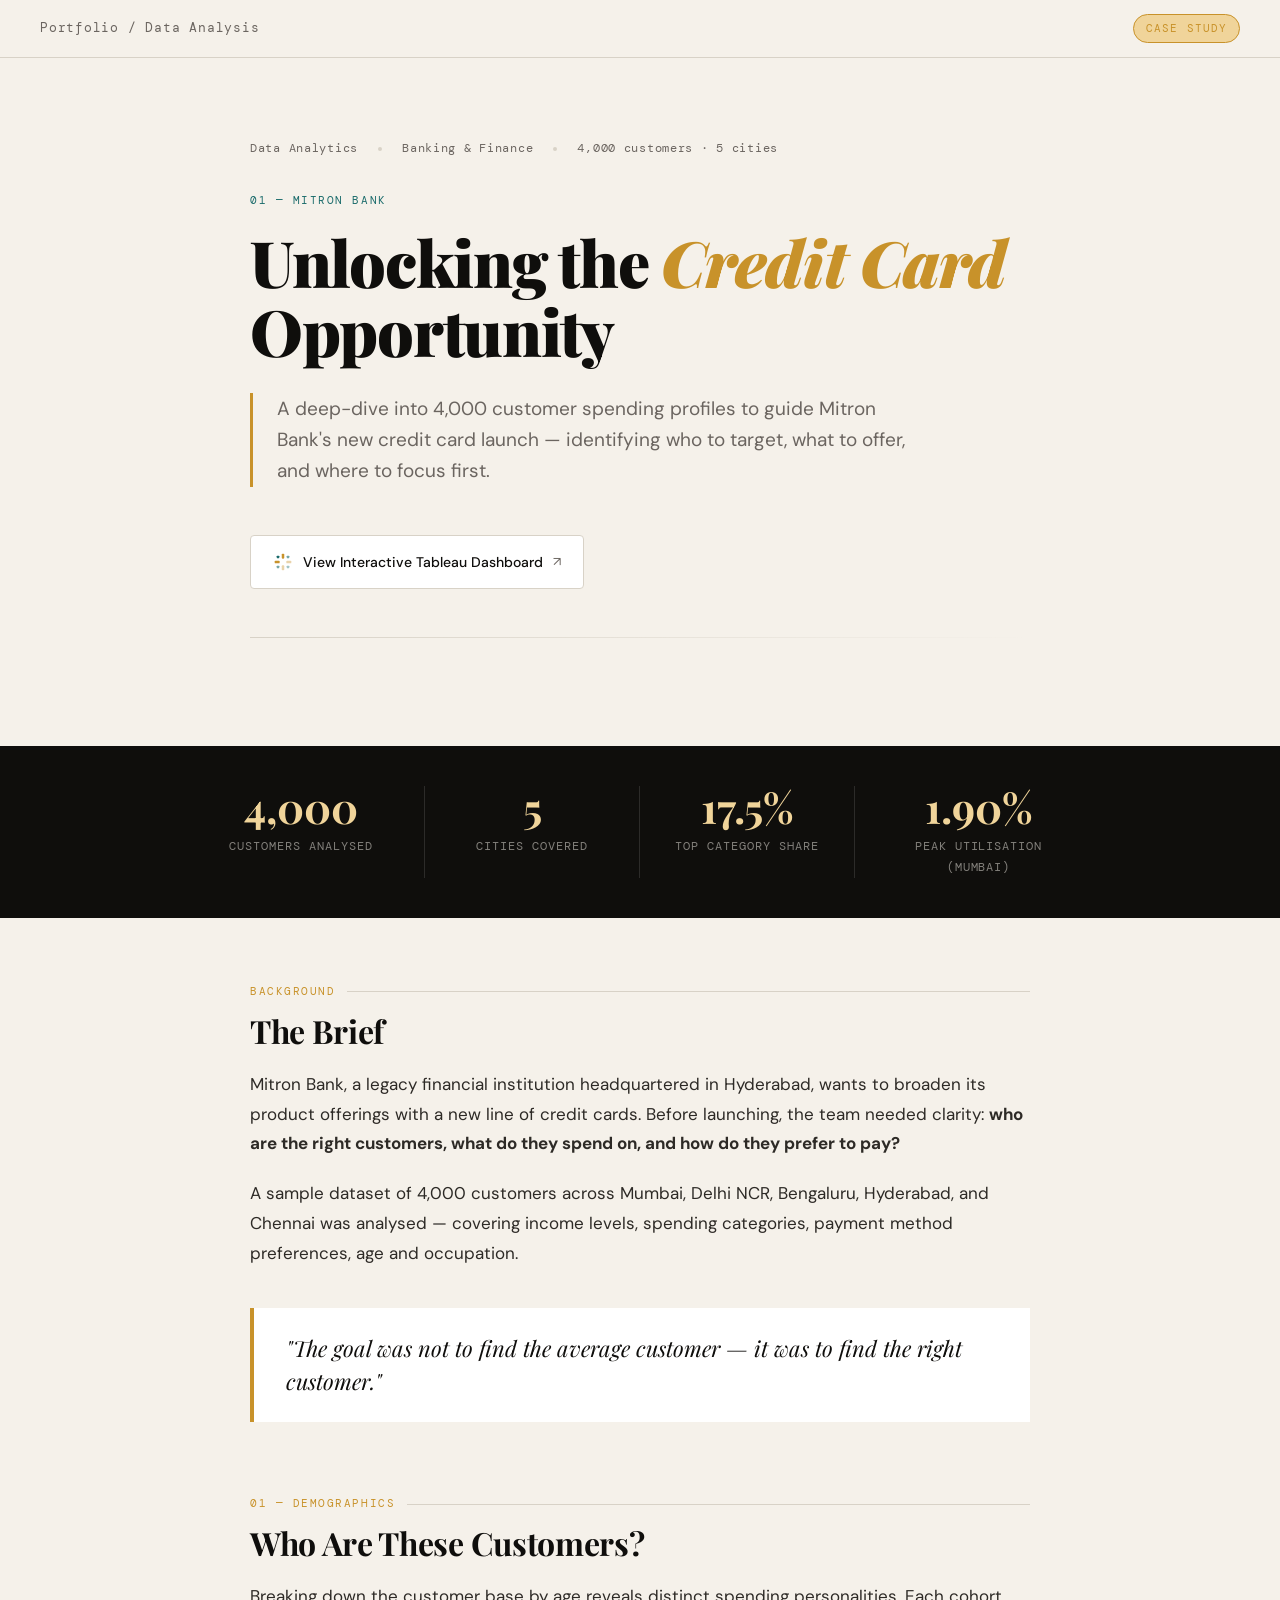
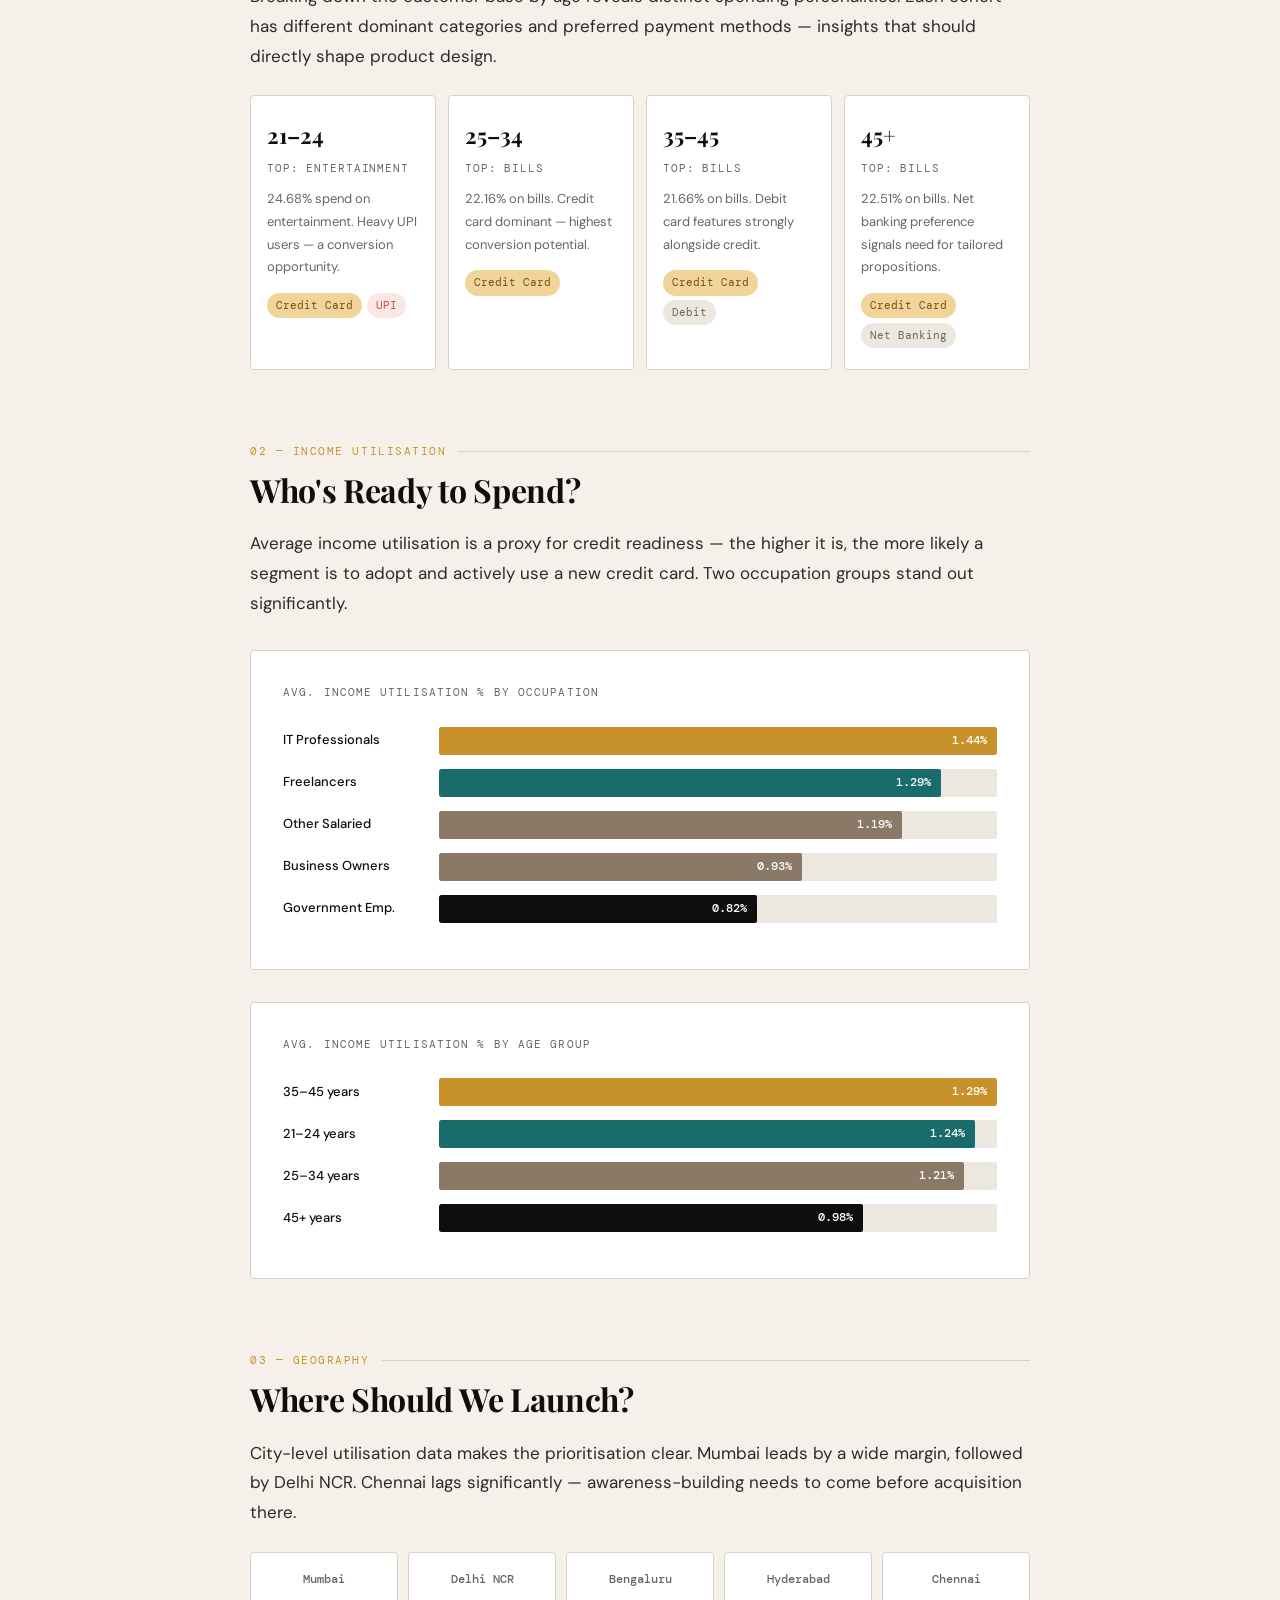
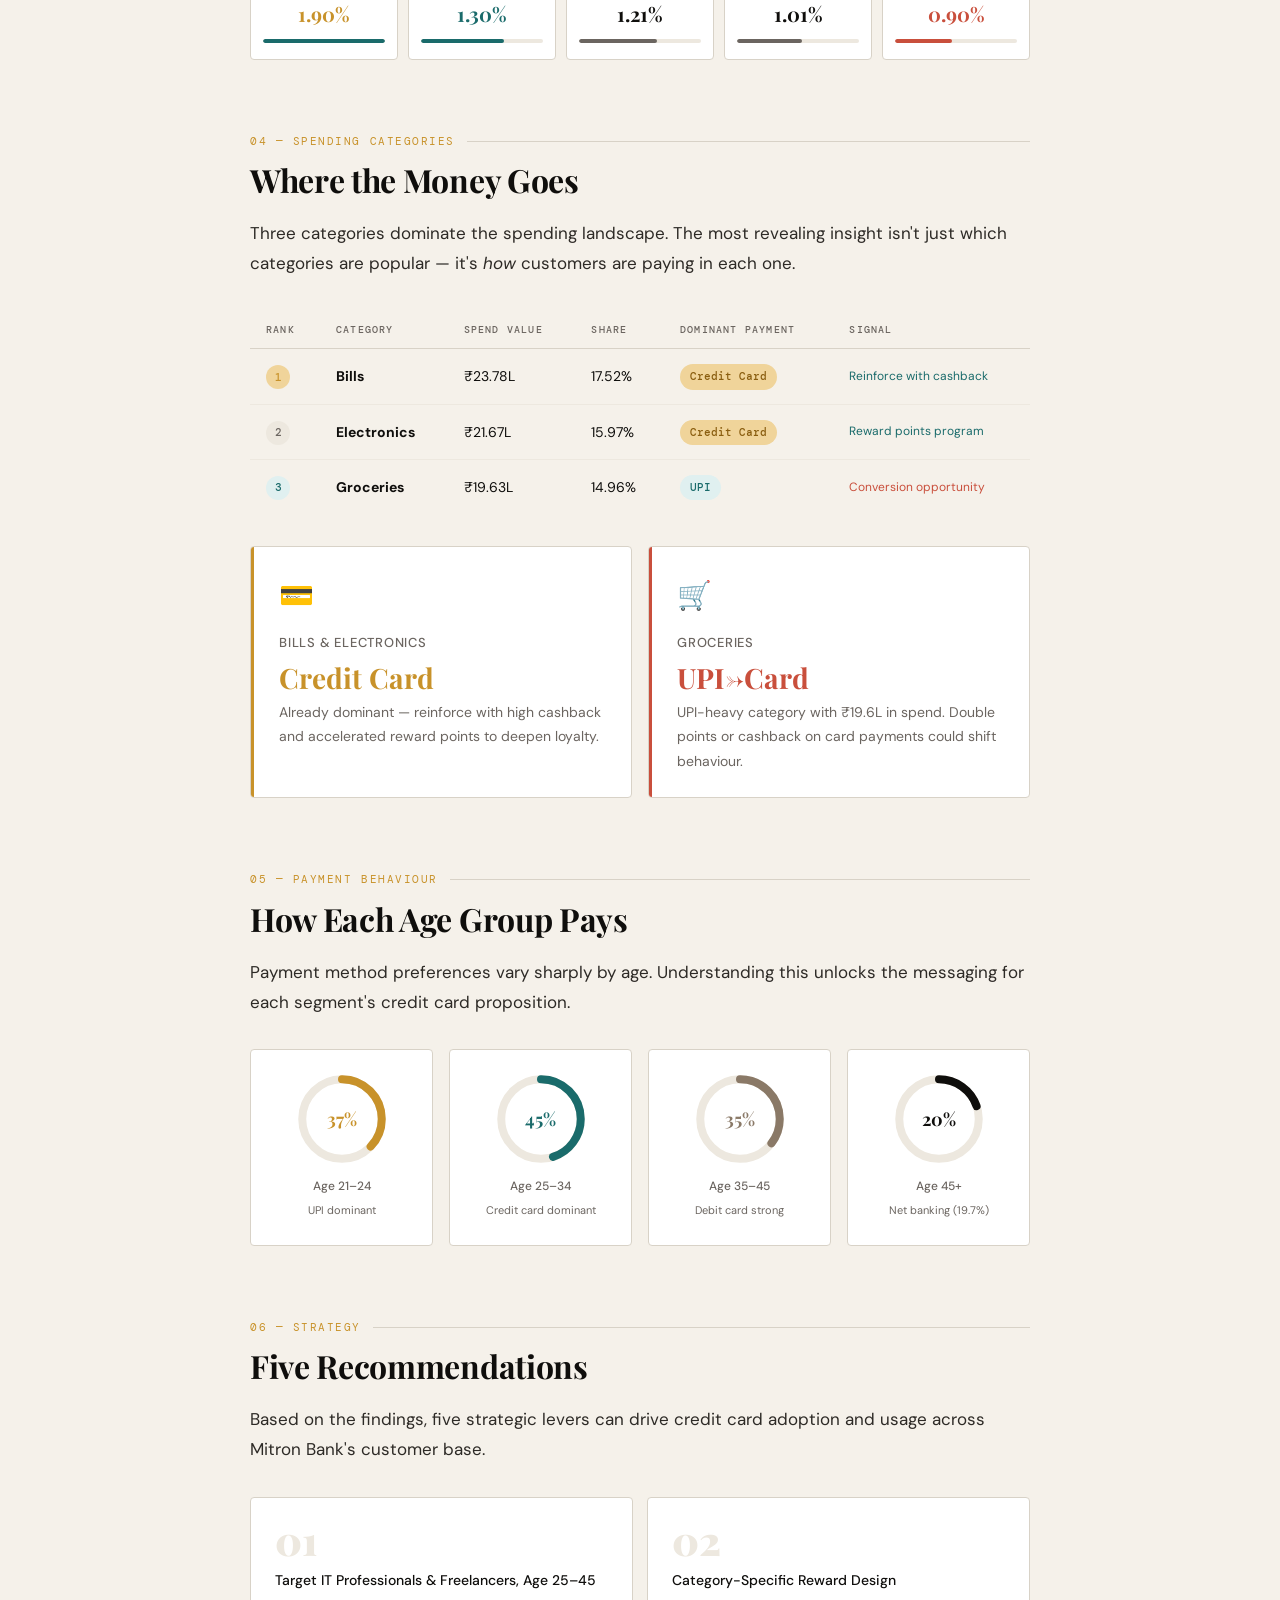
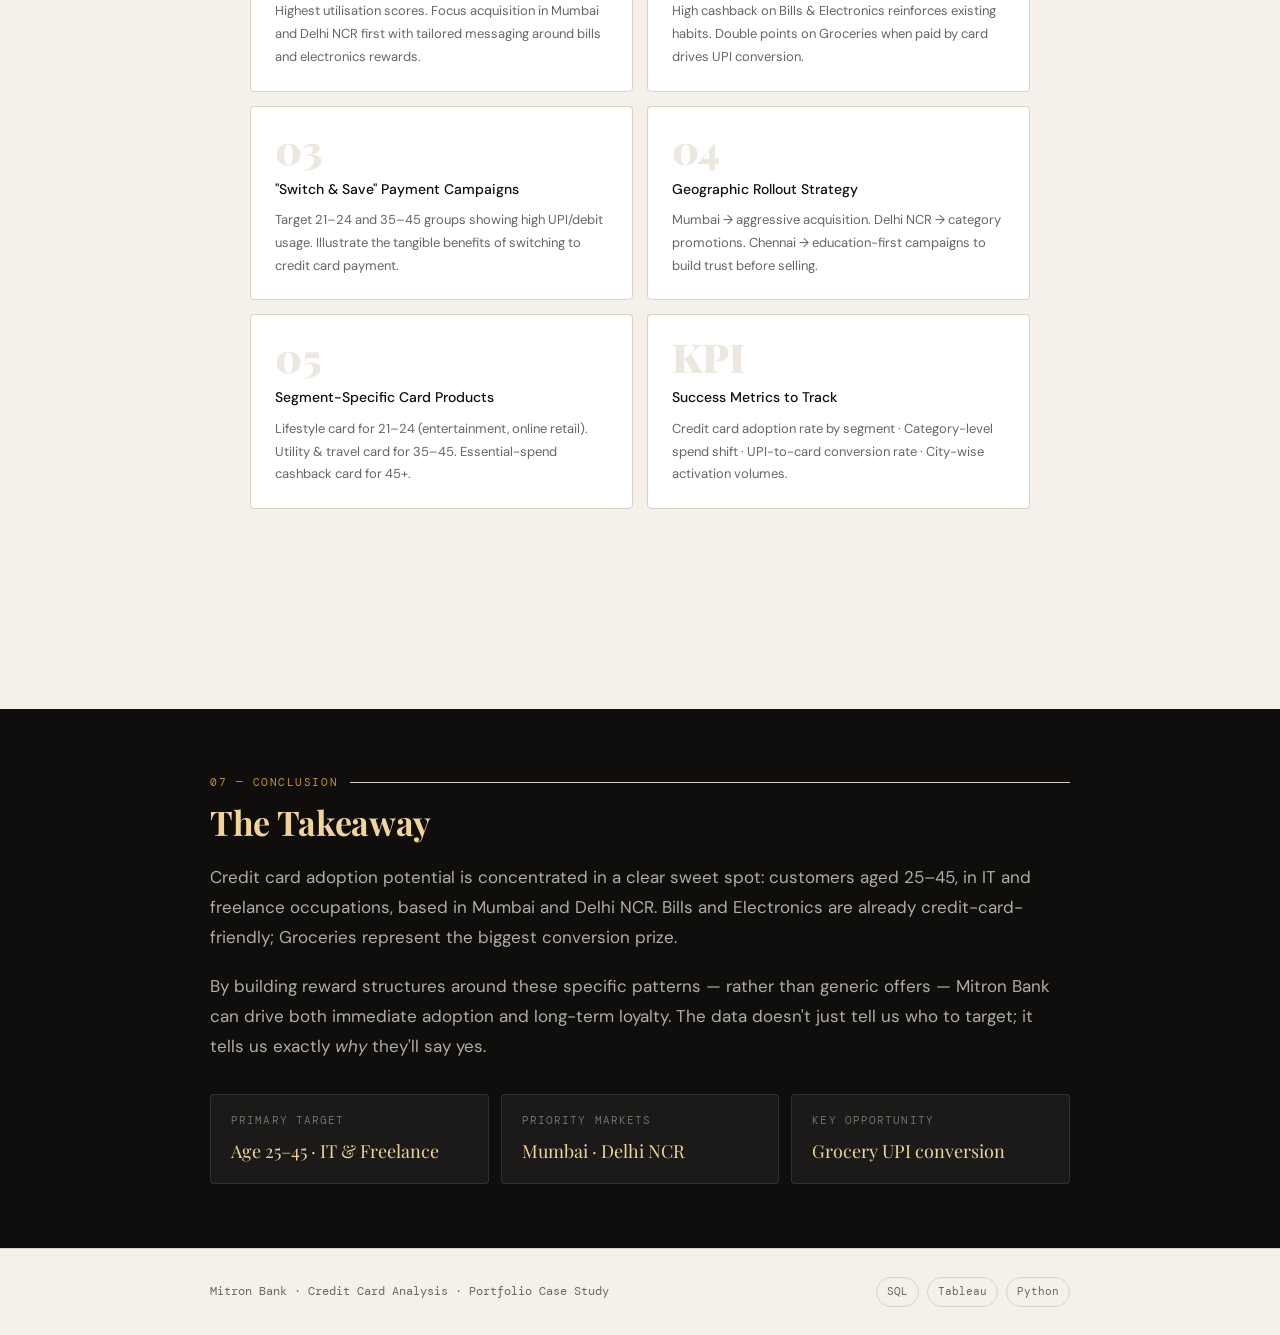
<file: Credit-optimisation.html>
<!DOCTYPE html>
<html lang="en">
<head>
<meta charset="UTF-8">
<meta name="viewport" content="width=device-width, initial-scale=1.0">
<title>Mitron Bank Credit Card Analysis — Case Study</title>
<link href="https://fonts.googleapis.com/css2?family=Playfair+Display:ital,wght@0,400;0,700;0,900;1,400;1,700&family=DM+Sans:wght@300;400;500&family=DM+Mono:wght@400;500&display=swap" rel="stylesheet">
<style>
  :root {
    --ink: #0f0e0c;
    --paper: #f5f1ea;
    --cream: #ede8df;
    --gold: #c8922a;
    --gold-light: #f0d49a;
    --teal: #1a6b6b;
    --teal-light: #e0f0f0;
    --coral: #c94f3c;
    --coral-light: #fae8e5;
    --muted: #6b6560;
    --rule: #d8d2c7;
  }

  *, *::before, *::after { box-sizing: border-box; margin: 0; padding: 0; }

  html { scroll-behavior: smooth; }

  body {
    background: var(--paper);
    color: var(--ink);
    font-family: 'DM Sans', sans-serif;
    font-size: 17px;
    line-height: 1.75;
    overflow-x: hidden;
  }

  /* ── NAV ── */
  nav {
    position: sticky; top: 0; z-index: 100;
    background: var(--paper);
    border-bottom: 1px solid var(--rule);
    padding: 14px 40px;
    display: flex; align-items: center; justify-content: space-between;
    backdrop-filter: blur(6px);
  }
  .nav-logo {
    font-family: 'DM Mono', monospace;
    font-size: 13px; letter-spacing: .06em;
    color: var(--muted);
  }
  .nav-tag {
    font-family: 'DM Mono', monospace;
    font-size: 11px; letter-spacing: .1em; text-transform: uppercase;
    background: var(--gold-light);
    color: var(--gold);
    padding: 4px 12px;
    border-radius: 40px;
    border: 1px solid var(--gold);
  }

  /* ── HERO ── */
  .hero {
    max-width: 860px; margin: 0 auto;
    padding: 80px 40px 60px;
    position: relative;
  }
  .hero-meta {
    display: flex; align-items: center; gap: 20px;
    font-family: 'DM Mono', monospace;
    font-size: 12px; color: var(--muted);
    letter-spacing: .06em;
    margin-bottom: 32px;
  }
  .hero-meta span { display: flex; align-items: center; gap: 6px; }
  .hero-meta .dot { width: 4px; height: 4px; border-radius: 50%; background: var(--rule); }
  .hero-category {
    font-family: 'DM Mono', monospace;
    font-size: 11px; letter-spacing: .14em; text-transform: uppercase;
    color: var(--teal);
    margin-bottom: 16px;
    display: block;
  }
  .hero h1 {
    font-family: 'Playfair Display', serif;
    font-size: clamp(38px, 6vw, 64px);
    font-weight: 900;
    line-height: 1.08;
    letter-spacing: -.02em;
    margin-bottom: 28px;
  }
  .hero h1 em {
    font-style: italic;
    color: var(--gold);
  }
  .hero-lead {
    font-size: 19px; line-height: 1.65;
    color: var(--muted);
    max-width: 680px;
    border-left: 3px solid var(--gold);
    padding-left: 24px;
    margin-bottom: 48px;
  }
  .hero-rule {
    width: 100%; height: 1px;
    background: linear-gradient(to right, var(--rule), transparent);
    margin-bottom: 48px;
  }

  /* ── BANNER STAT STRIP ── */
  .stat-strip {
    background: var(--ink);
    color: var(--paper);
    padding: 40px;
  }
  .stat-strip-inner {
    max-width: 860px; margin: 0 auto;
    display: grid; grid-template-columns: repeat(4, 1fr);
    gap: 0;
  }
  .stat-item {
    padding: 0 32px;
    border-right: 1px solid rgba(255,255,255,.12);
    text-align: center;
  }
  .stat-item:first-child { padding-left: 0; }
  .stat-item:last-child { border-right: none; padding-right: 0; }
  .stat-number {
    font-family: 'Playfair Display', serif;
    font-size: 42px; font-weight: 700;
    color: var(--gold-light);
    line-height: 1;
    margin-bottom: 8px;
  }
  .stat-label {
    font-size: 12px; letter-spacing: .08em;
    color: rgba(245,241,234,.5);
    text-transform: uppercase;
    font-family: 'DM Mono', monospace;
  }

  /* ── ARTICLE BODY ── */
  .article-body {
    max-width: 860px; margin: 0 auto;
    padding: 64px 40px;
  }

  /* ── SECTION HEADERS ── */
  .section-label {
    font-family: 'DM Mono', monospace;
    font-size: 11px; letter-spacing: .14em; text-transform: uppercase;
    color: var(--gold);
    margin-bottom: 10px;
    display: flex; align-items: center; gap: 12px;
  }
  .section-label::after {
    content: '';
    flex: 1; height: 1px;
    background: var(--rule);
  }
  h2 {
    font-family: 'Playfair Display', serif;
    font-size: 32px; font-weight: 700;
    line-height: 1.2;
    margin-bottom: 20px;
    letter-spacing: -.01em;
  }
  h3 {
    font-family: 'Playfair Display', serif;
    font-size: 21px; font-weight: 700;
    margin-bottom: 12px;
  }
  p { margin-bottom: 20px; color: #2d2a26; }
  p:last-child { margin-bottom: 0; }

  /* ── SECTION BLOCK ── */
  .section-block { margin-bottom: 72px; }

  /* ── INSIGHT CARDS ── */
  .insight-grid {
    display: grid; grid-template-columns: 1fr 1fr;
    gap: 16px; margin: 32px 0;
  }
  .insight-card {
    background: white;
    border: 1px solid var(--rule);
    border-radius: 4px;
    padding: 24px 28px;
    position: relative;
    overflow: hidden;
    transition: transform .2s ease, box-shadow .2s ease;
  }
  .insight-card:hover {
    transform: translateY(-2px);
    box-shadow: 0 8px 32px rgba(0,0,0,.08);
  }
  .insight-card::before {
    content: '';
    position: absolute; top: 0; left: 0;
    width: 3px; height: 100%;
  }
  .insight-card.gold::before { background: var(--gold); }
  .insight-card.teal::before { background: var(--teal); }
  .insight-card.coral::before { background: var(--coral); }
  .insight-card.ink::before { background: var(--ink); }
  .insight-card-icon {
    font-size: 28px; margin-bottom: 12px;
  }
  .insight-card-title {
    font-family: 'DM Sans', sans-serif;
    font-size: 13px; font-weight: 500;
    letter-spacing: .06em; text-transform: uppercase;
    color: var(--muted); margin-bottom: 8px;
  }
  .insight-card-value {
    font-family: 'Playfair Display', serif;
    font-size: 28px; font-weight: 700;
    line-height: 1.1;
    margin-bottom: 6px;
  }
  .insight-card.gold .insight-card-value { color: var(--gold); }
  .insight-card.teal .insight-card-value { color: var(--teal); }
  .insight-card.coral .insight-card-value { color: var(--coral); }
  .insight-card-desc { font-size: 14px; color: var(--muted); margin: 0; }

  /* ── BAR CHART ── */
  .chart-block {
    background: white;
    border: 1px solid var(--rule);
    border-radius: 4px;
    padding: 32px;
    margin: 32px 0;
  }
  .chart-title {
    font-family: 'DM Mono', monospace;
    font-size: 11px; letter-spacing: .1em; text-transform: uppercase;
    color: var(--muted); margin-bottom: 24px;
  }
  .bar-row {
    display: flex; align-items: center;
    gap: 16px; margin-bottom: 14px;
  }
  .bar-label {
    font-size: 13px; font-weight: 500;
    width: 140px; flex-shrink: 0;
    color: var(--ink);
  }
  .bar-track {
    flex: 1; height: 28px;
    background: var(--cream);
    border-radius: 2px;
    overflow: hidden;
    position: relative;
  }
  .bar-fill {
    height: 100%;
    border-radius: 2px;
    display: flex; align-items: center; justify-content: flex-end;
    padding-right: 10px;
    font-size: 12px; font-weight: 500; font-family: 'DM Mono', monospace;
    color: white;
    transition: width 1s cubic-bezier(.16,1,.3,1);
    position: relative;
  }
  .bar-fill.gold { background: var(--gold); }
  .bar-fill.teal { background: var(--teal); }
  .bar-fill.coral { background: var(--coral); }
  .bar-fill.ink { background: var(--ink); }
  .bar-fill.mid { background: #8a7967; }

  /* ── SPENDING TABLE ── */
  .spend-table {
    width: 100%; border-collapse: collapse;
    margin: 32px 0;
    font-size: 14px;
  }
  .spend-table th {
    font-family: 'DM Mono', monospace;
    font-size: 10px; letter-spacing: .12em; text-transform: uppercase;
    color: var(--muted);
    text-align: left;
    padding: 10px 16px;
    border-bottom: 1px solid var(--rule);
    font-weight: 500;
  }
  .spend-table td {
    padding: 14px 16px;
    border-bottom: 1px solid var(--cream);
    color: var(--ink);
    vertical-align: middle;
  }
  .spend-table tr:last-child td { border-bottom: none; }
  .spend-table tr:hover td { background: var(--cream); }
  .rank-badge {
    display: inline-flex; align-items: center; justify-content: center;
    width: 24px; height: 24px;
    border-radius: 50%;
    font-family: 'DM Mono', monospace;
    font-size: 11px; font-weight: 500;
  }
  .rank-1 { background: var(--gold-light); color: var(--gold); }
  .rank-2 { background: var(--cream); color: var(--muted); }
  .rank-3 { background: var(--teal-light); color: var(--teal); }
  .pill {
    display: inline-block;
    padding: 3px 10px; border-radius: 20px;
    font-size: 11px; font-family: 'DM Mono', monospace;
    font-weight: 500;
  }
  .pill-gold { background: var(--gold-light); color: #8a5e10; }
  .pill-teal { background: var(--teal-light); color: var(--teal); }
  .pill-coral { background: var(--coral-light); color: var(--coral); }
  .pill-ink { background: var(--cream); color: var(--muted); }

  /* ── MINI DONUT ── */
  .donut-row {
    display: flex; gap: 16px; margin: 32px 0;
  }
  .donut-card {
    flex: 1; background: white;
    border: 1px solid var(--rule); border-radius: 4px;
    padding: 24px; text-align: center;
  }
  .donut-wrap { position: relative; width: 90px; height: 90px; margin: 0 auto 12px; }
  .donut-wrap svg { width: 90px; height: 90px; transform: rotate(-90deg); }
  .donut-center {
    position: absolute; inset: 0;
    display: flex; flex-direction: column;
    align-items: center; justify-content: center;
    transform: rotate(0);
  }
  .donut-pct {
    font-family: 'Playfair Display', serif;
    font-size: 18px; font-weight: 700;
    line-height: 1;
  }
  .donut-name {
    font-size: 12px; font-weight: 500;
    color: var(--muted); margin-bottom: 4px;
  }
  .donut-sub { font-size: 11px; color: var(--muted); }

  /* ── PULLQUOTE ── */
  .pullquote {
    border-left: 4px solid var(--gold);
    margin: 40px 0;
    padding: 24px 32px;
    background: white;
  }
  .pullquote p {
    font-family: 'Playfair Display', serif;
    font-size: 22px; font-style: italic;
    line-height: 1.5; margin: 0;
    color: var(--ink);
  }

  /* ── RECOMMENDATION CARDS ── */
  .rec-grid {
    display: grid; grid-template-columns: 1fr 1fr;
    gap: 14px; margin: 32px 0;
  }
  .rec-card {
    border: 1px solid var(--rule); border-radius: 4px;
    padding: 22px 24px;
    background: white;
    transition: transform .2s ease;
  }
  .rec-card:hover { transform: translateY(-2px); }
  .rec-number {
    font-family: 'Playfair Display', serif;
    font-size: 40px; font-weight: 900;
    color: var(--cream);
    line-height: 1;
    margin-bottom: 8px;
  }
  .rec-title {
    font-size: 14px; font-weight: 500;
    margin-bottom: 8px; color: var(--ink);
  }
  .rec-desc { font-size: 13px; color: var(--muted); margin: 0; }

  /* ── GEO CARDS ── */
  .geo-grid {
    display: grid; grid-template-columns: repeat(5, 1fr);
    gap: 10px; margin: 24px 0;
  }
  .geo-card {
    background: white; border: 1px solid var(--rule);
    border-radius: 4px; padding: 16px 12px;
    text-align: center;
  }
  .geo-city {
    font-size: 12px; font-weight: 500;
    color: var(--muted); margin-bottom: 6px;
    font-family: 'DM Mono', monospace;
  }
  .geo-val {
    font-family: 'Playfair Display', serif;
    font-size: 20px; font-weight: 700;
    margin-bottom: 4px;
  }
  .geo-bar {
    height: 4px; border-radius: 2px;
    background: var(--cream); margin-top: 8px;
    overflow: hidden;
  }
  .geo-bar-fill { height: 100%; background: var(--teal); border-radius: 2px; }

  /* ── AGE SEGMENT ── */
  .age-grid {
    display: grid; grid-template-columns: repeat(4, 1fr);
    gap: 12px; margin: 24px 0;
  }
  .age-card {
    background: white; border: 1px solid var(--rule);
    border-radius: 4px; padding: 20px 16px;
  }
  .age-range {
    font-family: 'Playfair Display', serif;
    font-size: 22px; font-weight: 700;
    color: var(--ink); margin-bottom: 4px;
  }
  .age-top-cat {
    font-size: 11px; font-family: 'DM Mono', monospace;
    text-transform: uppercase; letter-spacing: .08em;
    color: var(--muted); margin-bottom: 10px;
  }
  .age-tag {
    display: inline-block; font-size: 11px;
    padding: 3px 9px; border-radius: 20px;
    font-family: 'DM Mono', monospace; margin-top: 4px;
  }
  .tag-gold { background: var(--gold-light); color: #7a5010; }
  .tag-teal { background: var(--teal-light); color: var(--teal); }
  .tag-coral { background: var(--coral-light); color: var(--coral); }
  .tag-ink { background: var(--cream); color: var(--muted); }

  /* ── CONCLUSION BAND ── */
  .conclusion-band {
    background: var(--ink); color: var(--paper);
    padding: 64px 40px;
    margin-top: 64px;
  }
  .conclusion-inner { max-width: 860px; margin: 0 auto; }
  .conclusion-band h2 {
    font-family: 'Playfair Display', serif;
    color: var(--gold-light);
    font-size: 34px; margin-bottom: 20px;
  }
  .conclusion-band p { color: rgba(245,241,234,.7); }

  /* ── FOOTER ── */
  footer {
    background: var(--paper);
    border-top: 1px solid var(--rule);
    padding: 28px 40px;
    display: flex; align-items: center; justify-content: space-between;
    max-width: 100%;
  }
  .footer-inner {
    max-width: 860px; margin: 0 auto; width: 100%;
    display: flex; align-items: center; justify-content: space-between;
  }
  .footer-note {
    font-family: 'DM Mono', monospace;
    font-size: 12px; color: var(--muted);
  }
  .footer-tools { display: flex; gap: 8px; }
  .tool-badge {
    font-size: 11px; font-family: 'DM Mono', monospace;
    padding: 4px 10px; border-radius: 20px;
    border: 1px solid var(--rule); color: var(--muted);
  }

  /* ── ANIMATIONS ── */
  .fade-up {
    opacity: 0; transform: translateY(24px);
    transition: opacity .6s ease, transform .6s ease;
  }
  .fade-up.visible { opacity: 1; transform: translateY(0); }

  @media (max-width: 700px) {
    .stat-strip-inner { grid-template-columns: 1fr 1fr; gap: 24px; }
    .stat-item { border-right: none; padding: 0; }
    .insight-grid, .rec-grid { grid-template-columns: 1fr; }
    .geo-grid { grid-template-columns: 1fr 1fr; }
    .age-grid { grid-template-columns: 1fr 1fr; }
    .donut-row { flex-wrap: wrap; }
    nav { padding: 14px 20px; }
    .hero, .article-body { padding-left: 20px; padding-right: 20px; }
  }
</style>
</head>
<body>

<!-- NAV -->
<nav>
  <span class="nav-logo">Portfolio / Data Analysis</span>
  <span class="nav-tag">Case Study</span>
</nav>

<!-- HERO -->
<section class="hero fade-up">
  <div class="hero-meta">
    <span>Data Analytics</span>
    <span class="dot"></span>
    <span>Banking & Finance</span>
    <span class="dot"></span>
    <span>4,000 customers · 5 cities</span>
  </div>
  <span class="hero-category">01 — Mitron Bank</span>
  <h1>Unlocking the <em>Credit Card</em> Opportunity</h1>
  <p class="hero-lead">A deep-dive into 4,000 customer spending profiles to guide Mitron Bank's new credit card launch — identifying who to target, what to offer, and where to focus first.</p>
  <a href="https://public.tableau.com/views/TheMitronBankCreditCardAdoptionPotentialInGroceryUPIUsers/Dashboard1?:language=en-GB&:sid=&:redirect=auth&:display_count=n&:origin=viz_share_link" target="_blank" style="display:inline-flex;align-items:center;gap:10px;text-decoration:none;background:white;border:1px solid var(--rule);border-radius:4px;padding:14px 22px;margin-bottom:48px;transition:box-shadow .2s ease,transform .2s ease;" onmouseover="this.style.boxShadow='0 6px 24px rgba(0,0,0,.08)';this.style.transform='translateY(-1px)'" onmouseout="this.style.boxShadow='none';this.style.transform='translateY(0)'">
    <svg width="20" height="20" viewBox="0 0 24 24" fill="none" xmlns="http://www.w3.org/2000/svg"><rect x="10.5" y="2" width="3" height="6" rx="1" fill="#c8922a"/><rect x="10.5" y="16" width="3" height="6" rx="1" fill="#c8922a" opacity=".4"/><rect x="2" y="10.5" width="6" height="3" rx="1" fill="#c8922a"/><rect x="16" y="10.5" width="6" height="3" rx="1" fill="#c8922a" opacity=".4"/><rect x="4.5" y="4.5" width="3" height="3" rx=".5" fill="#1a6b6b"/><rect x="16.5" y="16.5" width="3" height="3" rx=".5" fill="#1a6b6b" opacity=".4"/><rect x="4.5" y="16.5" width="3" height="3" rx=".5" fill="#1a6b6b" opacity=".6"/><rect x="16.5" y="4.5" width="3" height="3" rx=".5" fill="#1a6b6b" opacity=".6"/></svg>
    <span style="font-family:'DM Sans',sans-serif;font-size:14px;font-weight:500;color:var(--ink)">View Interactive Tableau Dashboard</span>
    <span style="font-size:13px;color:var(--muted)">↗</span>
  </a>
  <div class="hero-rule"></div>
</section>

<!-- STAT STRIP -->
<div class="stat-strip">
  <div class="stat-strip-inner">
    <div class="stat-item">
      <div class="stat-number">4,000</div>
      <div class="stat-label">Customers Analysed</div>
    </div>
    <div class="stat-item">
      <div class="stat-number">5</div>
      <div class="stat-label">Cities Covered</div>
    </div>
    <div class="stat-item">
      <div class="stat-number">17.5%</div>
      <div class="stat-label">Top Category Share</div>
    </div>
    <div class="stat-item">
      <div class="stat-number">1.90%</div>
      <div class="stat-label">Peak Utilisation (Mumbai)</div>
    </div>
  </div>
</div>

<!-- ARTICLE BODY -->
<div class="article-body">

  <!-- SECTION 1: OVERVIEW -->
  <div class="section-block fade-up">
    <div class="section-label">Background</div>
    <h2>The Brief</h2>
    <p>Mitron Bank, a legacy financial institution headquartered in Hyderabad, wants to broaden its product offerings with a new line of credit cards. Before launching, the team needed clarity: <strong>who are the right customers, what do they spend on, and how do they prefer to pay?</strong></p>
    <p>A sample dataset of 4,000 customers across Mumbai, Delhi NCR, Bengaluru, Hyderabad, and Chennai was analysed — covering income levels, spending categories, payment method preferences, age and occupation.</p>

    <div class="pullquote">
      <p>"The goal was not to find the average customer — it was to find the right customer."</p>
    </div>
  </div>

  <!-- SECTION 2: DEMOGRAPHICS -->
  <div class="section-block fade-up">
    <div class="section-label">01 — Demographics</div>
    <h2>Who Are These Customers?</h2>
    <p>Breaking down the customer base by age reveals distinct spending personalities. Each cohort has different dominant categories and preferred payment methods — insights that should directly shape product design.</p>

    <div class="age-grid">
      <div class="age-card">
        <div class="age-range">21–24</div>
        <div class="age-top-cat">Top: Entertainment</div>
        <p style="font-size:13px;color:var(--muted);margin-bottom:10px;">24.68% spend on entertainment. Heavy UPI users — a conversion opportunity.</p>
        <span class="age-tag tag-gold">Credit Card</span>
        <span class="age-tag tag-coral">UPI</span>
      </div>
      <div class="age-card">
        <div class="age-range">25–34</div>
        <div class="age-top-cat">Top: Bills</div>
        <p style="font-size:13px;color:var(--muted);margin-bottom:10px;">22.16% on bills. Credit card dominant — highest conversion potential.</p>
        <span class="age-tag tag-gold">Credit Card</span>
      </div>
      <div class="age-card">
        <div class="age-range">35–45</div>
        <div class="age-top-cat">Top: Bills</div>
        <p style="font-size:13px;color:var(--muted);margin-bottom:10px;">21.66% on bills. Debit card features strongly alongside credit.</p>
        <span class="age-tag tag-gold">Credit Card</span>
        <span class="age-tag tag-ink">Debit</span>
      </div>
      <div class="age-card">
        <div class="age-range">45+</div>
        <div class="age-top-cat">Top: Bills</div>
        <p style="font-size:13px;color:var(--muted);margin-bottom:10px;">22.51% on bills. Net banking preference signals need for tailored propositions.</p>
        <span class="age-tag tag-gold">Credit Card</span>
        <span class="age-tag tag-ink">Net Banking</span>
      </div>
    </div>
  </div>

  <!-- SECTION 3: INCOME UTILISATION -->
  <div class="section-block fade-up">
    <div class="section-label">02 — Income Utilisation</div>
    <h2>Who's Ready to Spend?</h2>
    <p>Average income utilisation is a proxy for credit readiness — the higher it is, the more likely a segment is to adopt and actively use a new credit card. Two occupation groups stand out significantly.</p>

    <div class="chart-block">
      <div class="chart-title">Avg. Income Utilisation % by Occupation</div>
      <div class="bar-row">
        <span class="bar-label">IT Professionals</span>
        <div class="bar-track"><div class="bar-fill gold" data-width="100" style="width:0%">1.44%</div></div>
      </div>
      <div class="bar-row">
        <span class="bar-label">Freelancers</span>
        <div class="bar-track"><div class="bar-fill teal" data-width="90" style="width:0%">1.29%</div></div>
      </div>
      <div class="bar-row">
        <span class="bar-label">Other Salaried</span>
        <div class="bar-track"><div class="bar-fill mid" data-width="83" style="width:0%">1.19%</div></div>
      </div>
      <div class="bar-row">
        <span class="bar-label">Business Owners</span>
        <div class="bar-track"><div class="bar-fill mid" data-width="65" style="width:0%">0.93%</div></div>
      </div>
      <div class="bar-row">
        <span class="bar-label">Government Emp.</span>
        <div class="bar-track"><div class="bar-fill ink" data-width="57" style="width:0%">0.82%</div></div>
      </div>
    </div>

    <div class="chart-block">
      <div class="chart-title">Avg. Income Utilisation % by Age Group</div>
      <div class="bar-row">
        <span class="bar-label">35–45 years</span>
        <div class="bar-track"><div class="bar-fill gold" data-width="100" style="width:0%">1.29%</div></div>
      </div>
      <div class="bar-row">
        <span class="bar-label">21–24 years</span>
        <div class="bar-track"><div class="bar-fill teal" data-width="96" style="width:0%">1.24%</div></div>
      </div>
      <div class="bar-row">
        <span class="bar-label">25–34 years</span>
        <div class="bar-track"><div class="bar-fill mid" data-width="94" style="width:0%">1.21%</div></div>
      </div>
      <div class="bar-row">
        <span class="bar-label">45+ years</span>
        <div class="bar-track"><div class="bar-fill ink" data-width="76" style="width:0%">0.98%</div></div>
      </div>
    </div>
  </div>

  <!-- SECTION 4: GEOGRAPHY -->
  <div class="section-block fade-up">
    <div class="section-label">03 — Geography</div>
    <h2>Where Should We Launch?</h2>
    <p>City-level utilisation data makes the prioritisation clear. Mumbai leads by a wide margin, followed by Delhi NCR. Chennai lags significantly — awareness-building needs to come before acquisition there.</p>

    <div class="geo-grid">
      <div class="geo-card">
        <div class="geo-city">Mumbai</div>
        <div class="geo-val" style="color:var(--gold)">1.90%</div>
        <div class="geo-bar"><div class="geo-bar-fill" style="width:100%"></div></div>
      </div>
      <div class="geo-card">
        <div class="geo-city">Delhi NCR</div>
        <div class="geo-val" style="color:var(--teal)">1.30%</div>
        <div class="geo-bar"><div class="geo-bar-fill" style="width:68%"></div></div>
      </div>
      <div class="geo-card">
        <div class="geo-city">Bengaluru</div>
        <div class="geo-val">1.21%</div>
        <div class="geo-bar"><div class="geo-bar-fill" style="width:64%;background:var(--muted)"></div></div>
      </div>
      <div class="geo-card">
        <div class="geo-city">Hyderabad</div>
        <div class="geo-val">1.01%</div>
        <div class="geo-bar"><div class="geo-bar-fill" style="width:53%;background:var(--muted)"></div></div>
      </div>
      <div class="geo-card">
        <div class="geo-city">Chennai</div>
        <div class="geo-val" style="color:var(--coral)">0.90%</div>
        <div class="geo-bar"><div class="geo-bar-fill" style="width:47%;background:var(--coral)"></div></div>
      </div>
    </div>
  </div>

  <!-- SECTION 5: SPENDING -->
  <div class="section-block fade-up">
    <div class="section-label">04 — Spending Categories</div>
    <h2>Where the Money Goes</h2>
    <p>Three categories dominate the spending landscape. The most revealing insight isn't just which categories are popular — it's <em>how</em> customers are paying in each one.</p>

    <table class="spend-table">
      <thead>
        <tr>
          <th>Rank</th>
          <th>Category</th>
          <th>Spend Value</th>
          <th>Share</th>
          <th>Dominant Payment</th>
          <th>Signal</th>
        </tr>
      </thead>
      <tbody>
        <tr>
          <td><span class="rank-badge rank-1">1</span></td>
          <td><strong>Bills</strong></td>
          <td>₹23.78L</td>
          <td>17.52%</td>
          <td><span class="pill pill-gold">Credit Card</span></td>
          <td style="font-size:12px;color:var(--teal)">Reinforce with cashback</td>
        </tr>
        <tr>
          <td><span class="rank-badge rank-2">2</span></td>
          <td><strong>Electronics</strong></td>
          <td>₹21.67L</td>
          <td>15.97%</td>
          <td><span class="pill pill-gold">Credit Card</span></td>
          <td style="font-size:12px;color:var(--teal)">Reward points program</td>
        </tr>
        <tr>
          <td><span class="rank-badge rank-3">3</span></td>
          <td><strong>Groceries</strong></td>
          <td>₹19.63L</td>
          <td>14.96%</td>
          <td><span class="pill pill-teal">UPI</span></td>
          <td style="font-size:12px;color:var(--coral)">Conversion opportunity</td>
        </tr>
      </tbody>
    </table>

    <div class="insight-grid">
      <div class="insight-card gold">
        <div class="insight-card-icon">💳</div>
        <div class="insight-card-title">Bills & Electronics</div>
        <div class="insight-card-value">Credit Card</div>
        <p class="insight-card-desc">Already dominant — reinforce with high cashback and accelerated reward points to deepen loyalty.</p>
      </div>
      <div class="insight-card coral">
        <div class="insight-card-icon">🛒</div>
        <div class="insight-card-title">Groceries</div>
        <div class="insight-card-value">UPI→Card</div>
        <p class="insight-card-desc">UPI-heavy category with ₹19.6L in spend. Double points or cashback on card payments could shift behaviour.</p>
      </div>
    </div>
  </div>

  <!-- SECTION 6: PAYMENT BEHAVIOUR -->
  <div class="section-block fade-up">
    <div class="section-label">05 — Payment Behaviour</div>
    <h2>How Each Age Group Pays</h2>
    <p>Payment method preferences vary sharply by age. Understanding this unlocks the messaging for each segment's credit card proposition.</p>

    <div class="donut-row">
      <div class="donut-card">
        <div class="donut-wrap">
          <svg viewBox="0 0 36 36">
            <circle cx="18" cy="18" r="15.9" fill="none" stroke="#ede8df" stroke-width="3.2"/>
            <circle cx="18" cy="18" r="15.9" fill="none" stroke="#c8922a" stroke-width="3.2"
              stroke-dasharray="37.11 62.89" stroke-linecap="round"/>
          </svg>
          <div class="donut-center"><span class="donut-pct" style="color:var(--gold)">37%</span></div>
        </div>
        <div class="donut-name">Age 21–24</div>
        <div class="donut-sub">UPI dominant</div>
      </div>
      <div class="donut-card">
        <div class="donut-wrap">
          <svg viewBox="0 0 36 36">
            <circle cx="18" cy="18" r="15.9" fill="none" stroke="#ede8df" stroke-width="3.2"/>
            <circle cx="18" cy="18" r="15.9" fill="none" stroke="#1a6b6b" stroke-width="3.2"
              stroke-dasharray="45 55" stroke-linecap="round"/>
          </svg>
          <div class="donut-center"><span class="donut-pct" style="color:var(--teal)">45%</span></div>
        </div>
        <div class="donut-name">Age 25–34</div>
        <div class="donut-sub">Credit card dominant</div>
      </div>
      <div class="donut-card">
        <div class="donut-wrap">
          <svg viewBox="0 0 36 36">
            <circle cx="18" cy="18" r="15.9" fill="none" stroke="#ede8df" stroke-width="3.2"/>
            <circle cx="18" cy="18" r="15.9" fill="none" stroke="#8a7967" stroke-width="3.2"
              stroke-dasharray="35.38 64.62" stroke-linecap="round"/>
          </svg>
          <div class="donut-center"><span class="donut-pct" style="color:#8a7967">35%</span></div>
        </div>
        <div class="donut-name">Age 35–45</div>
        <div class="donut-sub">Debit card strong</div>
      </div>
      <div class="donut-card">
        <div class="donut-wrap">
          <svg viewBox="0 0 36 36">
            <circle cx="18" cy="18" r="15.9" fill="none" stroke="#ede8df" stroke-width="3.2"/>
            <circle cx="18" cy="18" r="15.9" fill="none" stroke="#0f0e0c" stroke-width="3.2"
              stroke-dasharray="19.69 80.31" stroke-linecap="round"/>
          </svg>
          <div class="donut-center"><span class="donut-pct" style="color:var(--ink)">20%</span></div>
        </div>
        <div class="donut-name">Age 45+</div>
        <div class="donut-sub">Net banking (19.7%)</div>
      </div>
    </div>
  </div>

  <!-- SECTION 7: RECOMMENDATIONS -->
  <div class="section-block fade-up">
    <div class="section-label">06 — Strategy</div>
    <h2>Five Recommendations</h2>
    <p>Based on the findings, five strategic levers can drive credit card adoption and usage across Mitron Bank's customer base.</p>

    <div class="rec-grid">
      <div class="rec-card">
        <div class="rec-number">01</div>
        <div class="rec-title">Target IT Professionals & Freelancers, Age 25–45</div>
        <p class="rec-desc">Highest utilisation scores. Focus acquisition in Mumbai and Delhi NCR first with tailored messaging around bills and electronics rewards.</p>
      </div>
      <div class="rec-card">
        <div class="rec-number">02</div>
        <div class="rec-title">Category-Specific Reward Design</div>
        <p class="rec-desc">High cashback on Bills & Electronics reinforces existing habits. Double points on Groceries when paid by card drives UPI conversion.</p>
      </div>
      <div class="rec-card">
        <div class="rec-number">03</div>
        <div class="rec-title">"Switch & Save" Payment Campaigns</div>
        <p class="rec-desc">Target 21–24 and 35–45 groups showing high UPI/debit usage. Illustrate the tangible benefits of switching to credit card payment.</p>
      </div>
      <div class="rec-card">
        <div class="rec-number">04</div>
        <div class="rec-title">Geographic Rollout Strategy</div>
        <p class="rec-desc">Mumbai → aggressive acquisition. Delhi NCR → category promotions. Chennai → education-first campaigns to build trust before selling.</p>
      </div>
      <div class="rec-card">
        <div class="rec-number">05</div>
        <div class="rec-title">Segment-Specific Card Products</div>
        <p class="rec-desc">Lifestyle card for 21–24 (entertainment, online retail). Utility & travel card for 35–45. Essential-spend cashback card for 45+.</p>
      </div>
      <div class="rec-card">
        <div class="rec-number">KPI</div>
        <div class="rec-title">Success Metrics to Track</div>
        <p class="rec-desc">Credit card adoption rate by segment · Category-level spend shift · UPI-to-card conversion rate · City-wise activation volumes.</p>
      </div>
    </div>
  </div>

</div>

<!-- CONCLUSION BAND -->
<div class="conclusion-band">
  <div class="conclusion-inner">
    <div class="section-label" style="color:var(--gold);border-right: none;">07 — Conclusion</div>
    <h2>The Takeaway</h2>
    <p>Credit card adoption potential is concentrated in a clear sweet spot: customers aged 25–45, in IT and freelance occupations, based in Mumbai and Delhi NCR. Bills and Electronics are already credit-card-friendly; Groceries represent the biggest conversion prize.</p>
    <p>By building reward structures around these specific patterns — rather than generic offers — Mitron Bank can drive both immediate adoption and long-term loyalty. The data doesn't just tell us who to target; it tells us exactly <em>why</em> they'll say yes.</p>

    <div style="display:flex;gap:12px;margin-top:32px;flex-wrap:wrap;">
      <div style="background:rgba(255,255,255,.05);border:1px solid rgba(255,255,255,.1);border-radius:4px;padding:16px 20px;flex:1;min-width:160px;">
        <div style="font-family:'DM Mono',monospace;font-size:11px;color:rgba(245,241,234,.4);text-transform:uppercase;letter-spacing:.1em;margin-bottom:6px;">Primary Target</div>
        <div style="font-family:'Playfair Display',serif;font-size:18px;color:var(--gold-light)">Age 25–45 · IT & Freelance</div>
      </div>
      <div style="background:rgba(255,255,255,.05);border:1px solid rgba(255,255,255,.1);border-radius:4px;padding:16px 20px;flex:1;min-width:160px;">
        <div style="font-family:'DM Mono',monospace;font-size:11px;color:rgba(245,241,234,.4);text-transform:uppercase;letter-spacing:.1em;margin-bottom:6px;">Priority Markets</div>
        <div style="font-family:'Playfair Display',serif;font-size:18px;color:var(--gold-light)">Mumbai · Delhi NCR</div>
      </div>
      <div style="background:rgba(255,255,255,.05);border:1px solid rgba(255,255,255,.1);border-radius:4px;padding:16px 20px;flex:1;min-width:160px;">
        <div style="font-family:'DM Mono',monospace;font-size:11px;color:rgba(245,241,234,.4);text-transform:uppercase;letter-spacing:.1em;margin-bottom:6px;">Key Opportunity</div>
        <div style="font-family:'Playfair Display',serif;font-size:18px;color:var(--gold-light)">Grocery UPI conversion</div>
      </div>
    </div>
  </div>
</div>

<!-- FOOTER -->
<footer>
  <div class="footer-inner">
    <span class="footer-note">Mitron Bank · Credit Card Analysis · Portfolio Case Study</span>
    <div class="footer-tools">
      <span class="tool-badge">SQL</span>
      <span class="tool-badge">Tableau</span>
      <span class="tool-badge">Python</span>
    </div>
  </div>
</footer>

<script>
  // Animate bars on scroll
  const observer = new IntersectionObserver((entries) => {
    entries.forEach(el => {
      if (el.isIntersecting) {
        el.target.classList.add('visible');
        if (el.target.classList.contains('chart-block') || el.target.closest('.chart-block')) {
          el.target.querySelectorAll('.bar-fill').forEach(bar => {
            bar.style.width = bar.dataset.width + '%';
          });
        }
      }
    });
  }, { threshold: 0.12 });

  document.querySelectorAll('.fade-up').forEach(el => observer.observe(el));

  // Trigger bars when chart-blocks come into view
  const barObserver = new IntersectionObserver((entries) => {
    entries.forEach(entry => {
      if (entry.isIntersecting) {
        entry.target.querySelectorAll('.bar-fill').forEach(bar => {
          setTimeout(() => { bar.style.width = bar.dataset.width + '%'; }, 100);
        });
      }
    });
  }, { threshold: 0.3 });

  document.querySelectorAll('.chart-block').forEach(el => barObserver.observe(el));

  // Initial fade-up for hero
  setTimeout(() => {
    document.querySelectorAll('.fade-up').forEach(el => {
      const rect = el.getBoundingClientRect();
      if (rect.top < window.innerHeight) el.classList.add('visible');
    });
  }, 100);
</script>
</body>
</html>
</file>
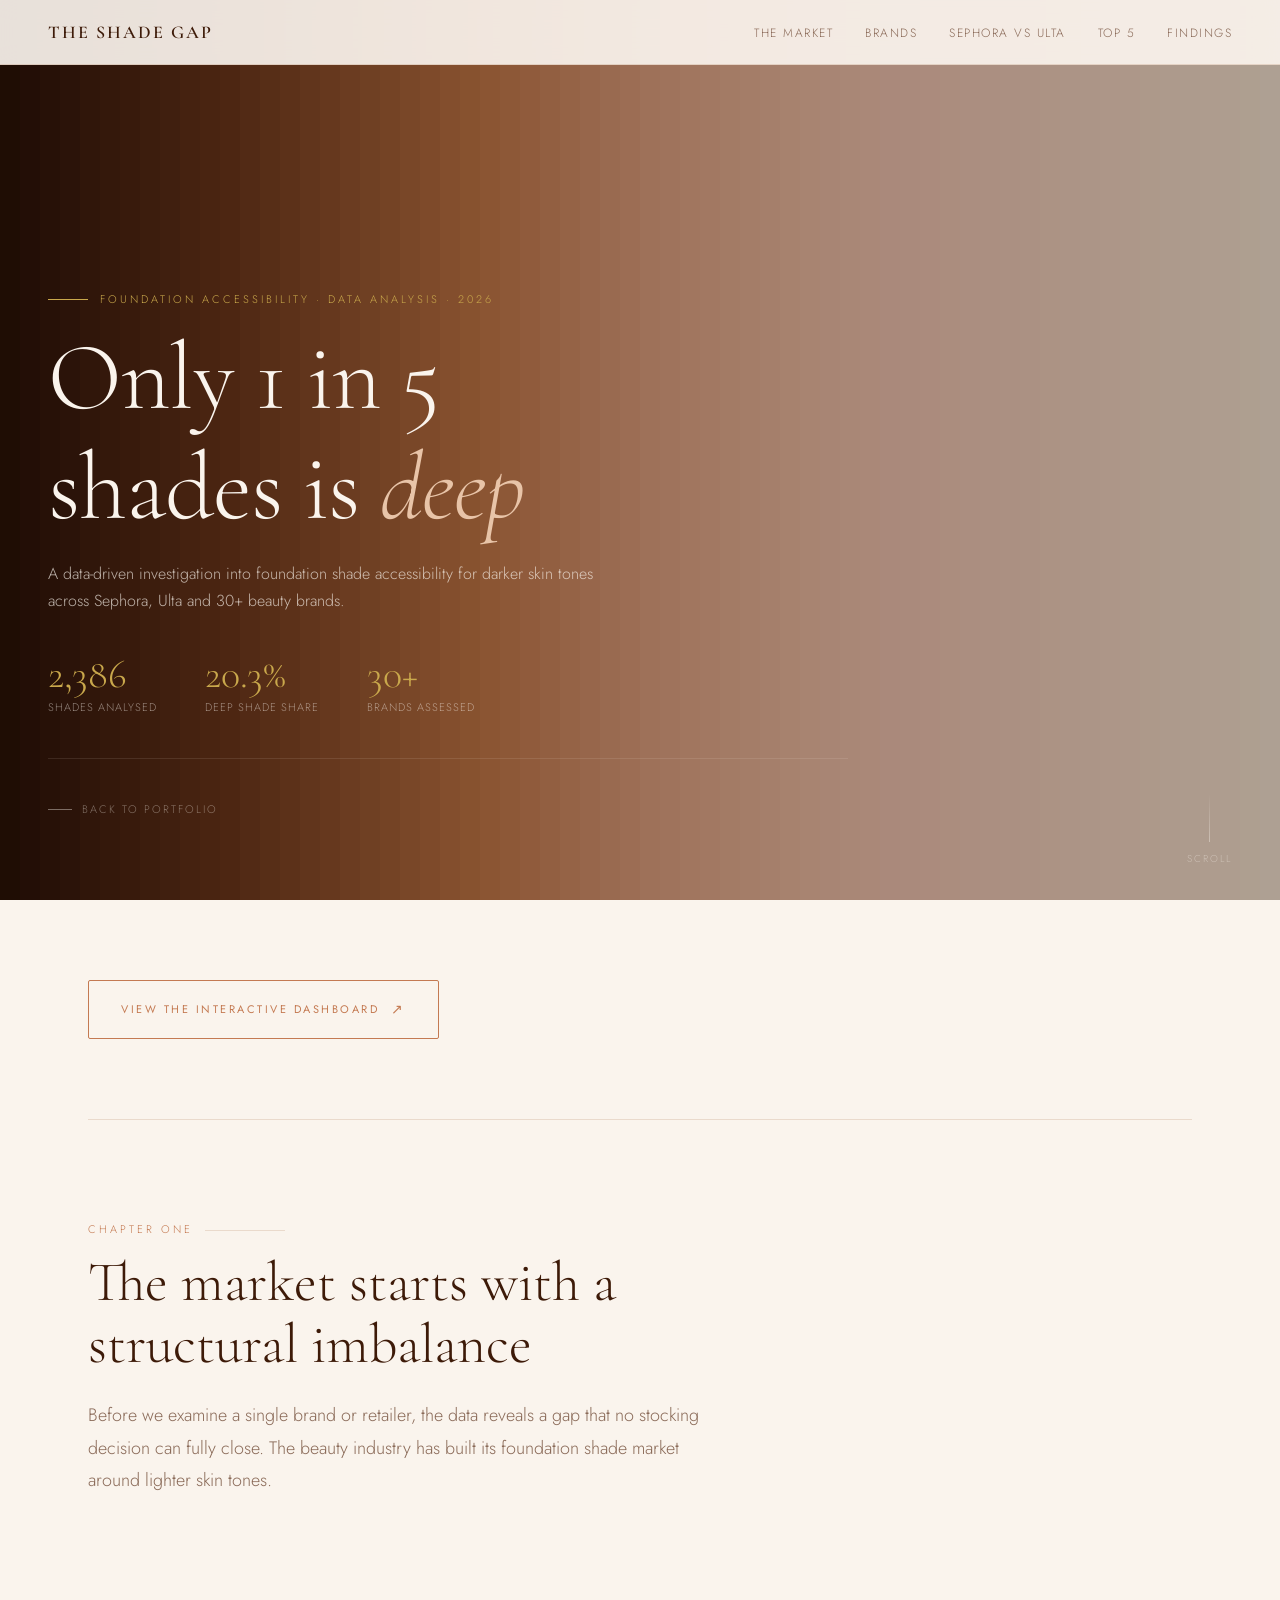
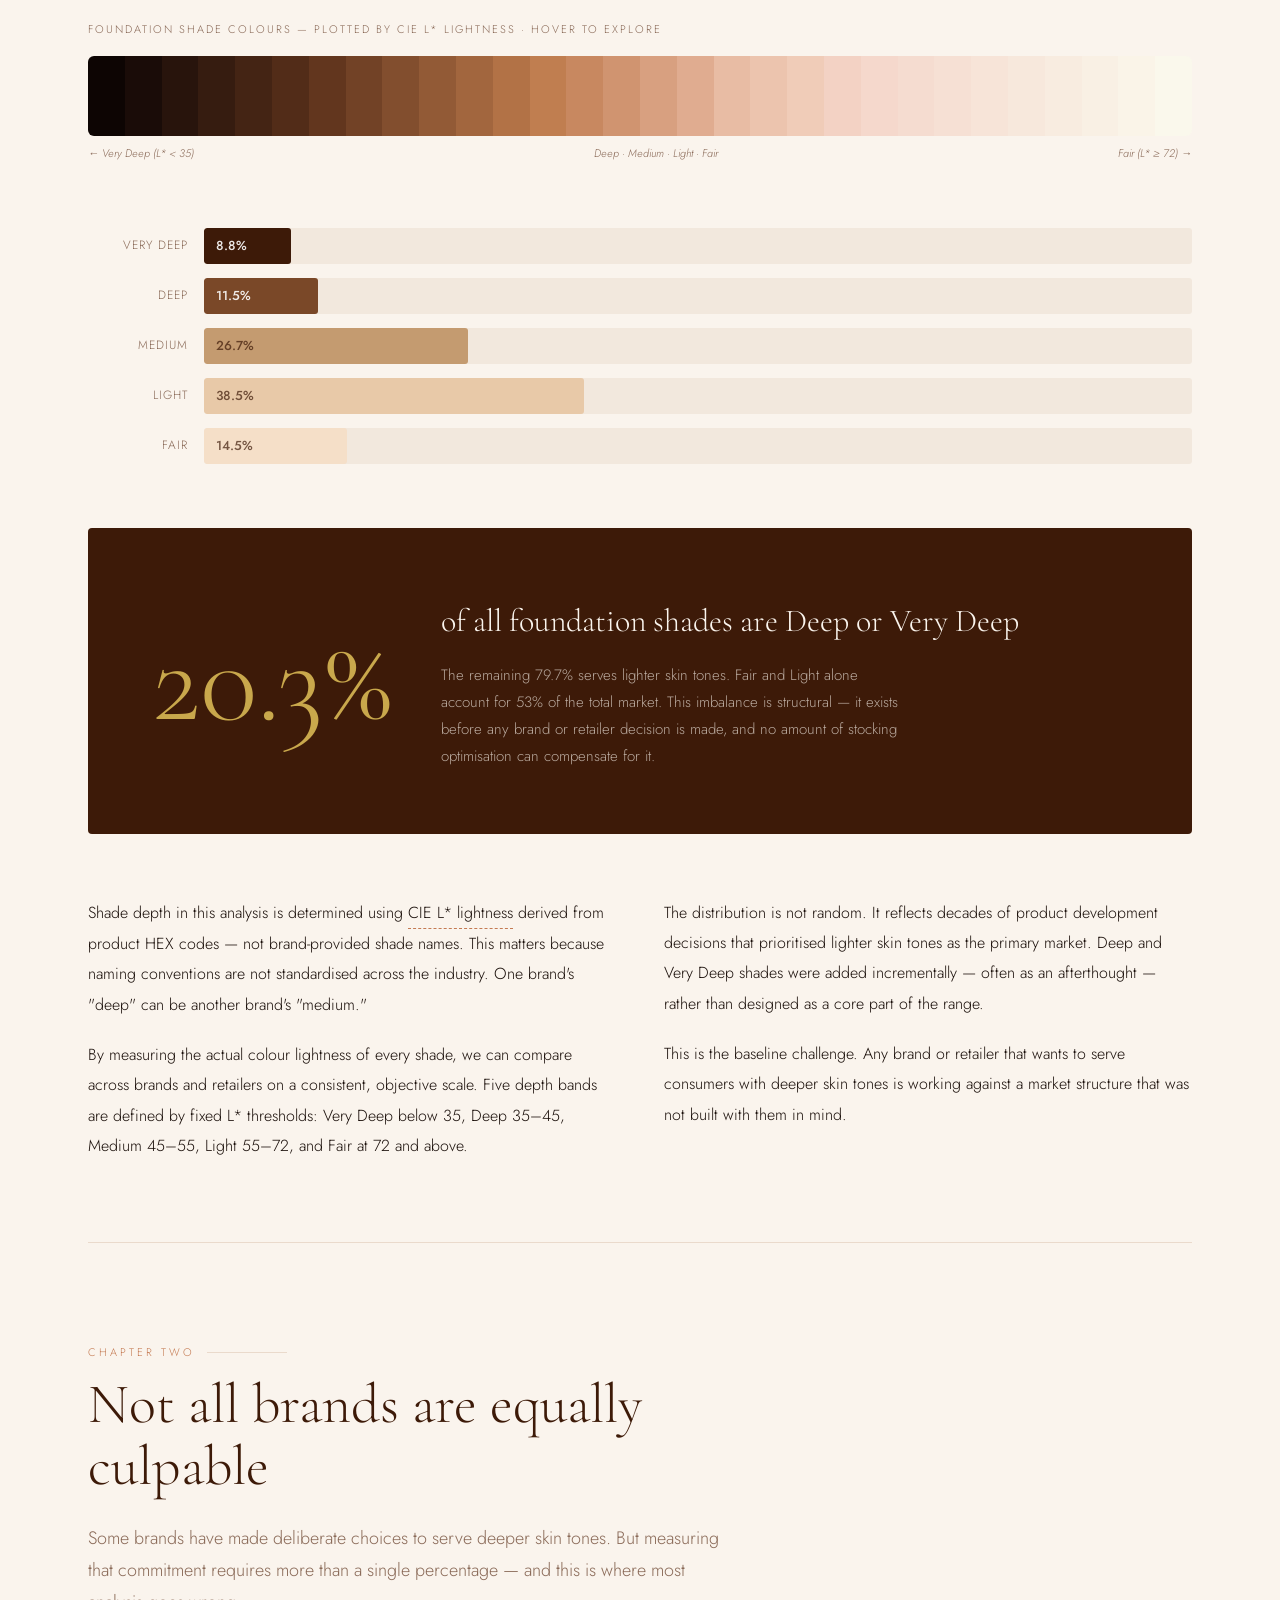
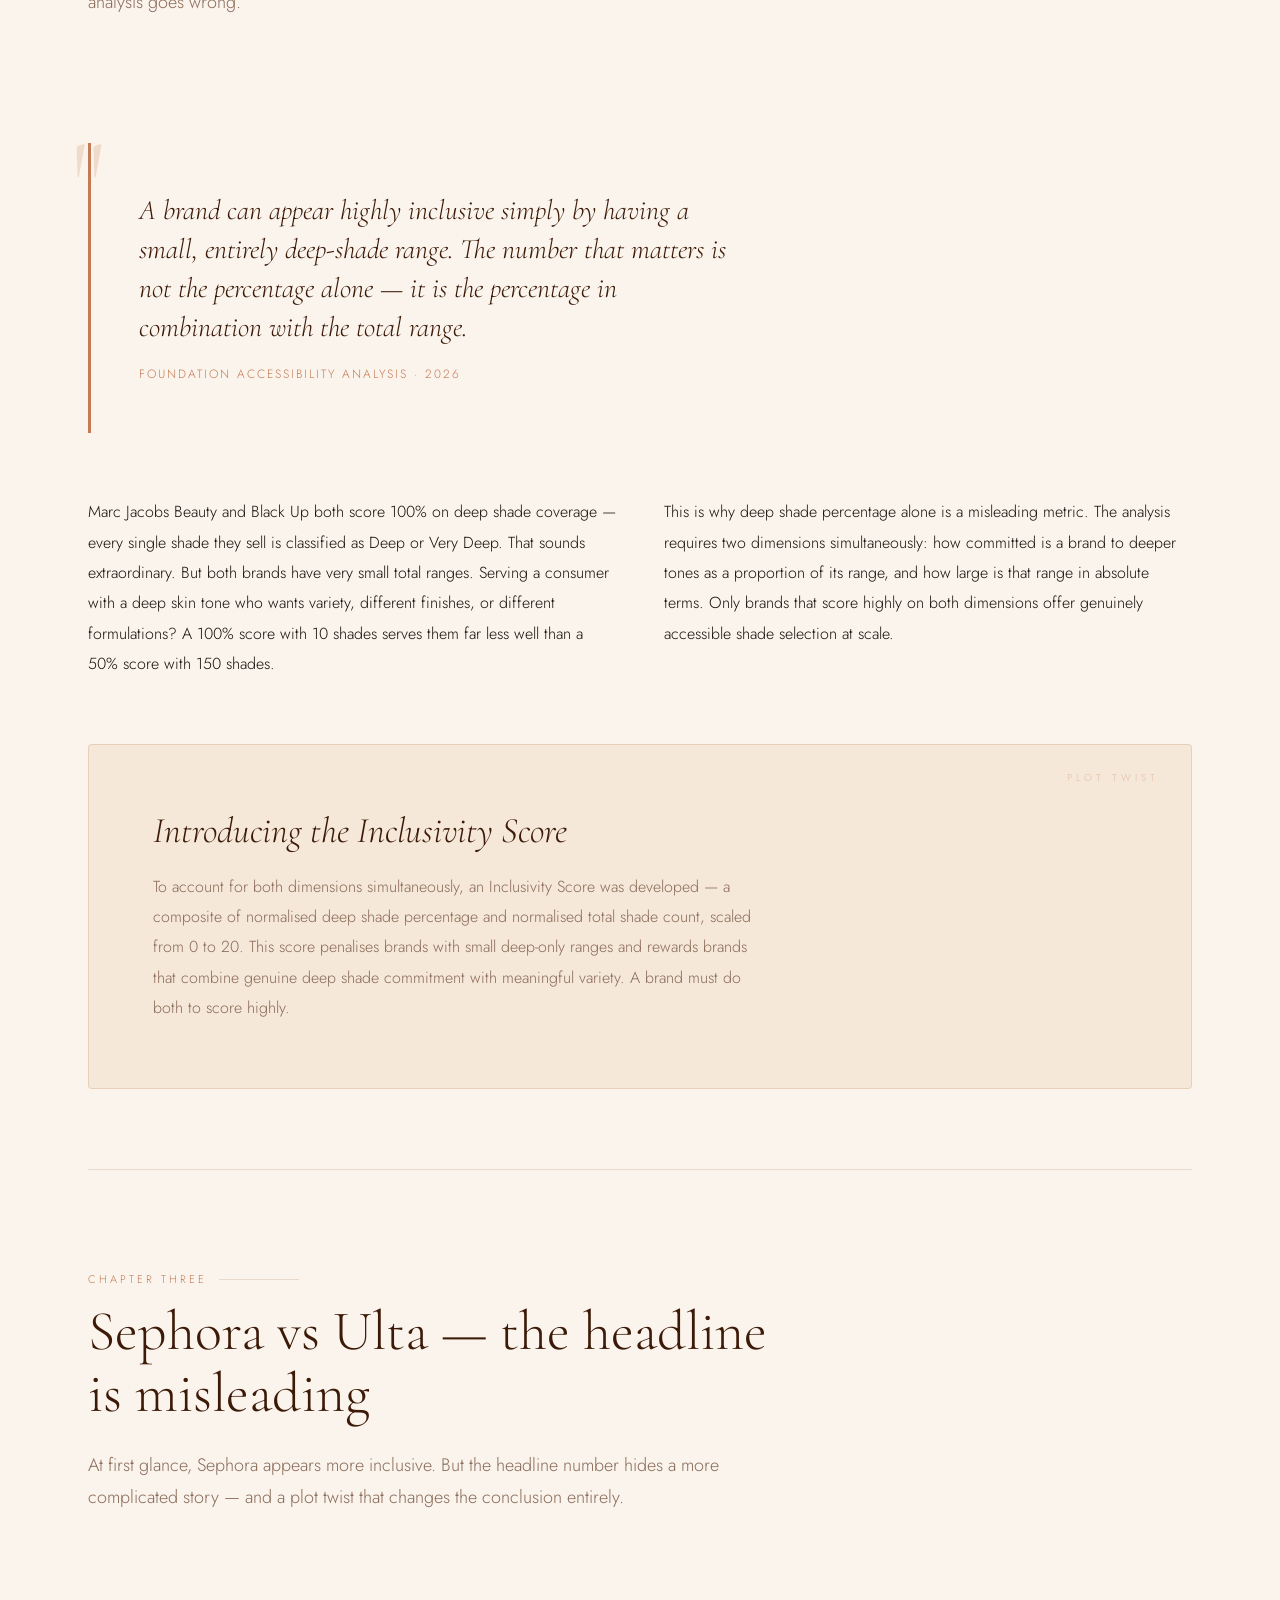
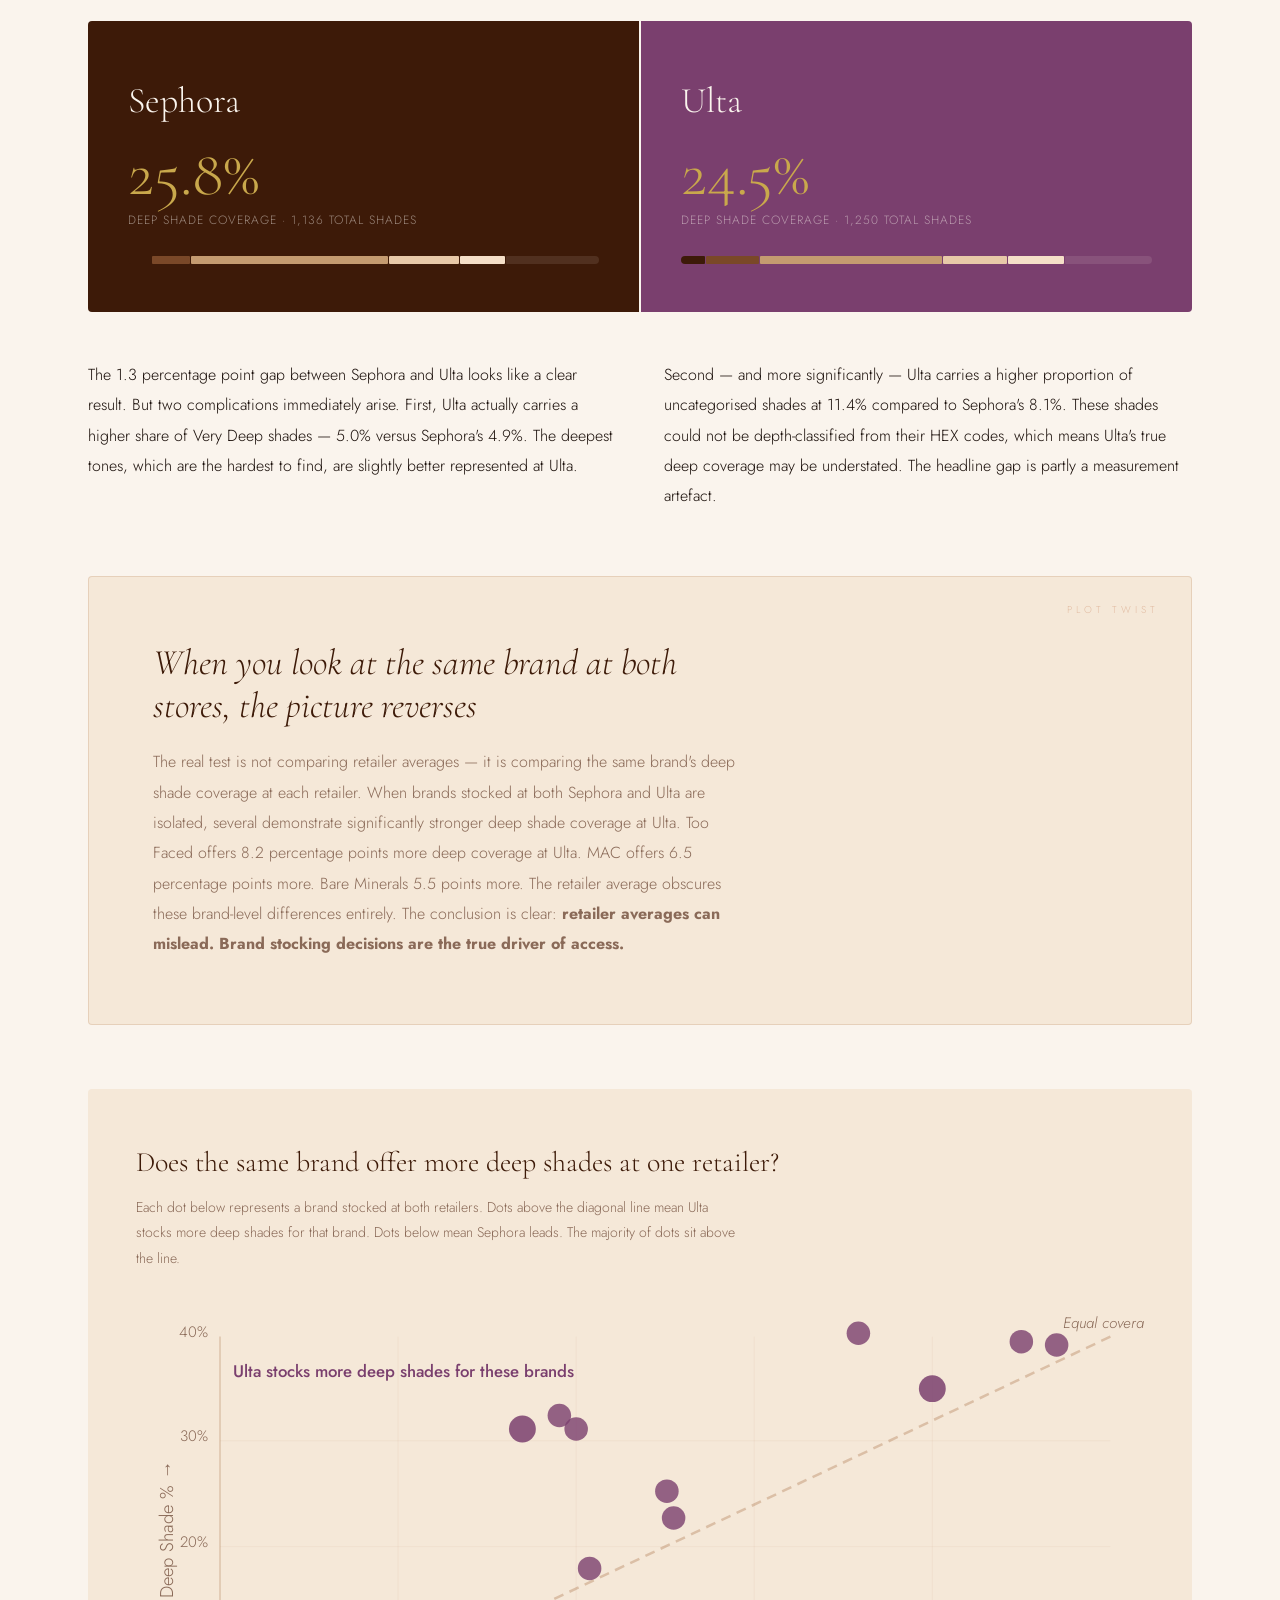
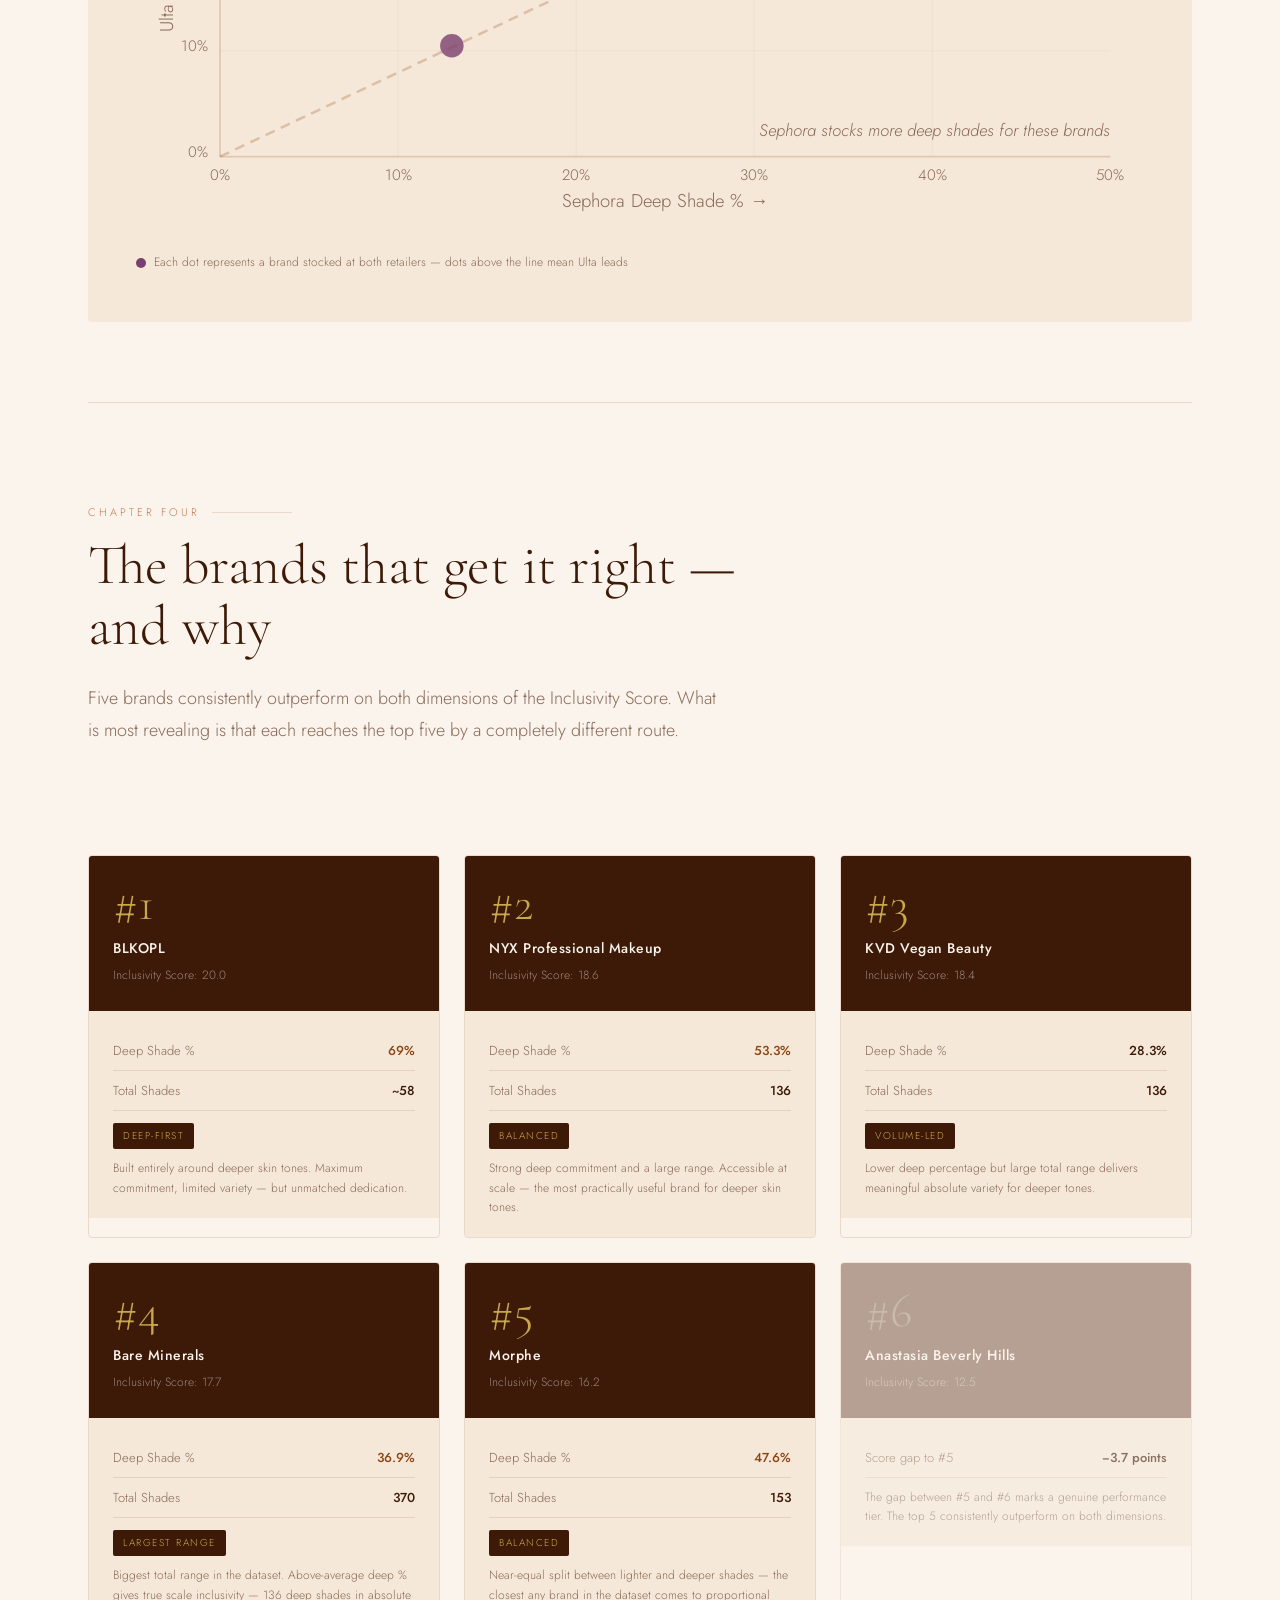
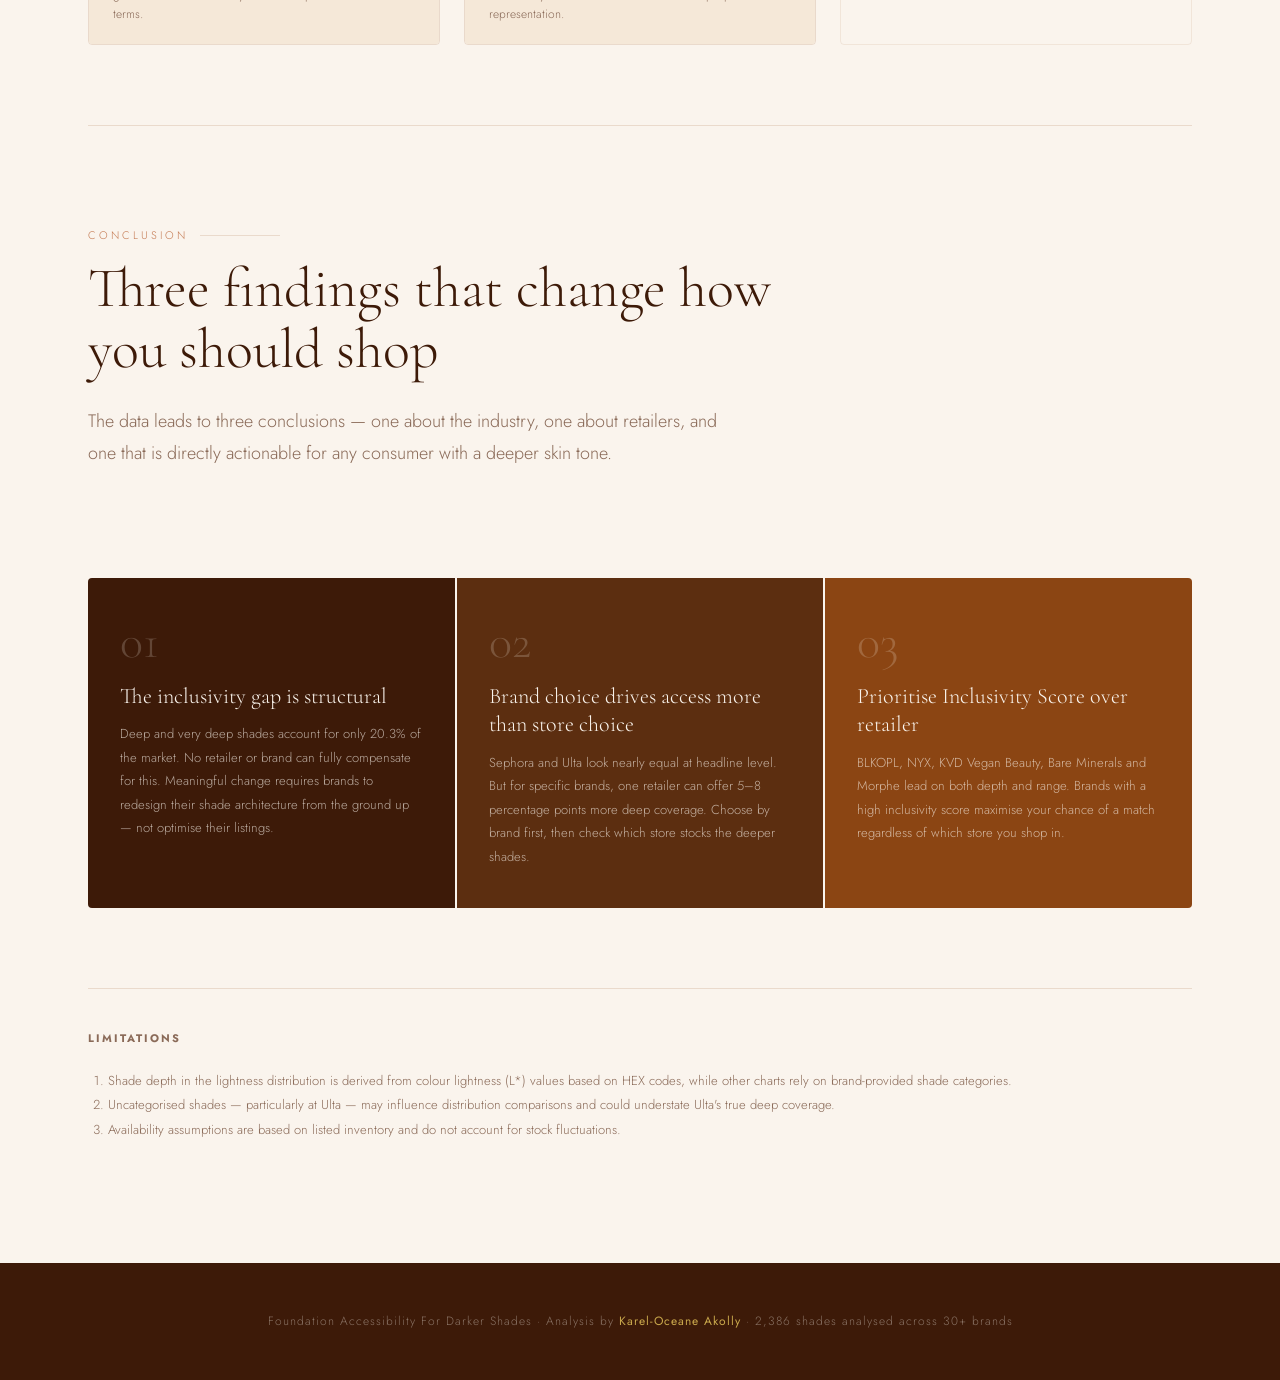
<file: Foundation.html>
<!DOCTYPE html>
<html lang="en">
<head>
<meta charset="UTF-8">
<meta name="viewport" content="width=device-width, initial-scale=1.0">
<title>The Shade Gap — Foundation Accessibility For Darker Shades</title>
<link href="https://fonts.googleapis.com/css2?family=Cormorant+Garamond:ital,wght@0,300;0,400;0,600;1,300;1,400&family=Jost:wght@300;400;500;600&display=swap" rel="stylesheet">
<style>
  :root {
    --ink: #1a0f0a;
    --cream: #faf4ed;
    --warm: #f5e8d8;
    --blush: #e8c4a8;
    --terra: #c47a52;
    --burnt: #8b4513;
    --espresso: #3d1a08;
    --deep: #5c2e10;
    --plum: #7a3f6e;
    --gold: #c9a84c;
    --muted: #8a6a58;
    --border: rgba(139,69,19,0.15);
  }

  * { margin:0; padding:0; box-sizing:border-box; }

  html { scroll-behavior: smooth; }

  body {
    background: var(--cream);
    color: var(--ink);
    font-family: 'Jost', sans-serif;
    font-weight: 300;
    font-size: 16px;
    line-height: 1.8;
    overflow-x: hidden;
  }

  /* ── PROGRESS BAR ── */
  #progress {
    position: fixed;
    top: 0; left: 0;
    height: 3px;
    background: linear-gradient(90deg, var(--terra), var(--gold));
    width: 0%;
    z-index: 1000;
    transition: width 0.1s linear;
  }

  /* ── NAV ── */
  nav {
    position: fixed;
    top: 0; left: 0; right: 0;
    z-index: 100;
    padding: 16px 48px;
    display: flex;
    justify-content: space-between;
    align-items: center;
    background: rgba(250,244,237,0.92);
    backdrop-filter: blur(12px);
    border-bottom: 1px solid var(--border);
  }

  .nav-logo {
    font-family: 'Cormorant Garamond', serif;
    font-size: 18px;
    font-weight: 600;
    letter-spacing: 2px;
    text-transform: uppercase;
    color: var(--espresso);
  }

  .nav-links {
    display: flex;
    gap: 32px;
    list-style: none;
  }

  .nav-links a {
    font-size: 12px;
    text-transform: uppercase;
    letter-spacing: 1.5px;
    color: var(--muted);
    text-decoration: none;
    transition: color 0.2s;
  }

  .nav-links a:hover { color: var(--burnt); }

  /* ── HERO ── */
  .hero {
    min-height: 100vh;
    display: flex;
    flex-direction: column;
    justify-content: flex-end;
    padding: 120px 48px 80px;
    position: relative;
    overflow: hidden;
    background: var(--espresso);
  }

  .hero-bg {
    position: absolute;
    inset: 0;
    display: flex;
  }

  .hero-shade {
    flex: 1;
    opacity: 0.6;
    transition: opacity 0.3s;
  }

  .hero-bg:hover .hero-shade { opacity: 0.4; }
  .hero-bg:hover .hero-shade:hover { opacity: 0.9; }

  .hero-content {
    position: relative;
    z-index: 2;
    max-width: 800px;
  }

  .hero-tag {
    font-size: 11px;
    text-transform: uppercase;
    letter-spacing: 3px;
    color: var(--gold);
    margin-bottom: 20px;
    display: flex;
    align-items: center;
    gap: 12px;
  }

  .hero-tag::before {
    content: '';
    display: block;
    width: 40px;
    height: 1px;
    background: var(--gold);
  }

  .hero h1 {
    font-family: 'Cormorant Garamond', serif;
    font-size: clamp(52px, 8vw, 96px);
    font-weight: 300;
    color: #faf4ed;
    line-height: 1.0;
    letter-spacing: -1px;
    margin-bottom: 24px;
  }

  .hero h1 em {
    font-style: italic;
    color: var(--blush);
  }

  .hero-sub {
    font-size: 16px;
    color: rgba(250,244,237,0.7);
    max-width: 560px;
    line-height: 1.7;
    margin-bottom: 40px;
  }

  .hero-stats {
    display: flex;
    gap: 48px;
  }

  .hero-stat-val {
    font-family: 'Cormorant Garamond', serif;
    font-size: 40px;
    font-weight: 300;
    color: var(--gold);
    line-height: 1;
  }

  .hero-stat-label {
    font-size: 11px;
    text-transform: uppercase;
    letter-spacing: 1px;
    color: rgba(250,244,237,0.5);
    margin-top: 4px;
  }

  /* ── PORTFOLIO BACK LINK ── */
  .portfolio-link-wrap {
    margin-top: 40px;
    padding-top: 32px;
    border-top: 1px solid rgba(250,244,237,0.1);
  }

  .portfolio-link {
    display: inline-flex;
    align-items: center;
    gap: 10px;
    font-size: 11px;
    text-transform: uppercase;
    letter-spacing: 2px;
    color: rgba(250,244,237,0.4);
    text-decoration: none;
    transition: color 0.2s;
  }

  .portfolio-link:hover {
    color: var(--gold);
  }

  .portfolio-link::before {
    content: '';
    display: block;
    width: 24px;
    height: 1px;
    background: currentColor;
    transition: width 0.2s;
  }

  .portfolio-link:hover::before {
    width: 40px;
  }

  .scroll-hint {
    position: absolute;
    bottom: 32px;
    right: 48px;
    display: flex;
    flex-direction: column;
    align-items: center;
    gap: 8px;
    color: rgba(250,244,237,0.4);
    font-size: 10px;
    letter-spacing: 2px;
    text-transform: uppercase;
  }

  .scroll-line {
    width: 1px;
    height: 48px;
    background: linear-gradient(to bottom, transparent, rgba(250,244,237,0.4));
    animation: scrollPulse 2s infinite;
  }

  @keyframes scrollPulse {
    0%, 100% { opacity: 0.4; }
    50% { opacity: 1; }
  }

  /* ── ARTICLE LAYOUT ── */
  .article {
    max-width: 1200px;
    margin: 0 auto;
    padding: 0 48px;
  }

  /* ── CHAPTER HEADER ── */
  .chapter {
    padding: 100px 0 60px;
    border-top: 1px solid var(--border);
    margin-top: 80px;
  }

  .chapter-num {
    font-size: 11px;
    text-transform: uppercase;
    letter-spacing: 3px;
    color: var(--terra);
    margin-bottom: 12px;
    display: flex;
    align-items: center;
    gap: 12px;
  }

  .chapter-num::after {
    content: '';
    flex: 1;
    height: 1px;
    background: var(--border);
    max-width: 80px;
  }

  .chapter h2 {
    font-family: 'Cormorant Garamond', serif;
    font-size: clamp(36px, 5vw, 56px);
    font-weight: 300;
    line-height: 1.1;
    color: var(--espresso);
    max-width: 700px;
    margin-bottom: 24px;
  }

  .chapter-intro {
    font-size: 18px;
    color: var(--muted);
    max-width: 640px;
    line-height: 1.8;
    font-weight: 300;
  }

  /* ── PULL QUOTE ── */
  .pull-quote {
    margin: 64px 0;
    padding: 48px 0 48px 48px;
    border-left: 3px solid var(--terra);
    position: relative;
  }

  .pull-quote::before {
    content: '"';
    font-family: 'Cormorant Garamond', serif;
    font-size: 120px;
    color: var(--blush);
    position: absolute;
    top: -20px;
    left: -20px;
    line-height: 1;
    opacity: 0.5;
  }

  .pull-quote p {
    font-family: 'Cormorant Garamond', serif;
    font-size: 28px;
    font-style: italic;
    font-weight: 300;
    color: var(--espresso);
    line-height: 1.4;
    max-width: 600px;
  }

  .pull-quote cite {
    display: block;
    margin-top: 16px;
    font-size: 12px;
    text-transform: uppercase;
    letter-spacing: 2px;
    color: var(--terra);
    font-style: normal;
  }

  /* ── BODY TEXT ── */
  .body-text {
    display: grid;
    grid-template-columns: 1fr 1fr;
    gap: 48px;
    margin: 48px 0;
  }

  .body-text p {
    font-size: 16px;
    color: var(--ink);
    line-height: 1.9;
  }

  .body-text p + p { margin-top: 20px; }

  /* ── LIGHTNESS STRIP ── */
  .lightness-section {
    margin: 64px 0;
  }

  .lightness-label {
    font-size: 11px;
    text-transform: uppercase;
    letter-spacing: 2px;
    color: var(--muted);
    margin-bottom: 16px;
  }

  .lightness-strip {
    display: flex;
    height: 80px;
    border-radius: 6px;
    overflow: hidden;
    cursor: crosshair;
    position: relative;
  }

  .ls-bar {
    flex: 1;
    transition: flex 0.4s ease;
    position: relative;
  }

  .ls-bar:hover {
    flex: 3;
  }

  .ls-bar::after {
    content: attr(data-label);
    position: absolute;
    bottom: 8px;
    left: 50%;
    transform: translateX(-50%);
    font-size: 9px;
    color: rgba(255,255,255,0.8);
    white-space: nowrap;
    opacity: 0;
    transition: opacity 0.2s;
    letter-spacing: 1px;
    text-transform: uppercase;
  }

  .ls-bar:hover::after { opacity: 1; }

  .ls-axis {
    display: flex;
    justify-content: space-between;
    margin-top: 8px;
    font-size: 11px;
    color: var(--muted);
    font-style: italic;
  }

  /* ── BIG STAT ── */
  .big-stat {
    margin: 64px 0;
    padding: 64px;
    background: var(--espresso);
    border-radius: 4px;
    display: grid;
    grid-template-columns: auto 1fr;
    gap: 48px;
    align-items: center;
  }

  .big-stat-num {
    font-family: 'Cormorant Garamond', serif;
    font-size: 120px;
    font-weight: 300;
    color: var(--gold);
    line-height: 1;
    white-space: nowrap;
  }

  .big-stat-text h3 {
    font-family: 'Cormorant Garamond', serif;
    font-size: 32px;
    font-weight: 300;
    color: var(--cream);
    margin-bottom: 12px;
  }

  .big-stat-text p {
    font-size: 15px;
    color: rgba(250,244,237,0.65);
    line-height: 1.8;
    max-width: 460px;
  }

  /* ── DEPTH BAR CHART ── */
  .depth-bars {
    margin: 48px 0;
  }

  .depth-bar-row {
    display: flex;
    align-items: center;
    gap: 16px;
    margin-bottom: 14px;
    opacity: 0;
    transform: translateX(-20px);
    transition: opacity 0.5s ease, transform 0.5s ease;
  }

  .depth-bar-row.visible {
    opacity: 1;
    transform: translateX(0);
  }

  .depth-bar-label {
    width: 100px;
    font-size: 12px;
    text-transform: uppercase;
    letter-spacing: 1px;
    color: var(--muted);
    text-align: right;
    flex-shrink: 0;
  }

  .depth-bar-track {
    flex: 1;
    height: 36px;
    background: rgba(139,69,19,0.07);
    border-radius: 3px;
    overflow: hidden;
    position: relative;
  }

  .depth-bar-fill {
    height: 100%;
    border-radius: 3px;
    width: 0%;
    transition: width 1.2s cubic-bezier(0.16, 1, 0.3, 1);
    display: flex;
    align-items: center;
    padding-left: 12px;
  }

  .depth-bar-pct {
    font-size: 13px;
    font-weight: 500;
    color: rgba(255,255,255,0.9);
    white-space: nowrap;
  }

  .depth-bar-pct-dark {
    color: rgba(61,26,8,0.7);
  }

  /* ── BRAND CARDS ── */
  .brand-grid {
    display: grid;
    grid-template-columns: repeat(3, 1fr);
    gap: 24px;
    margin: 48px 0;
  }

  .brand-card {
    border: 1px solid var(--border);
    border-radius: 4px;
    overflow: hidden;
    cursor: pointer;
    transition: transform 0.2s, box-shadow 0.2s;
  }

  .brand-card:hover {
    transform: translateY(-4px);
    box-shadow: 0 16px 40px rgba(61,26,8,0.12);
  }

  .brand-card-top {
    padding: 24px;
    background: var(--espresso);
  }

  .brand-card-rank {
    font-family: 'Cormorant Garamond', serif;
    font-size: 48px;
    font-weight: 300;
    color: var(--gold);
    line-height: 1;
    margin-bottom: 8px;
  }

  .brand-card-name {
    font-size: 14px;
    font-weight: 500;
    color: var(--cream);
    letter-spacing: 0.5px;
  }

  .brand-card-score {
    font-size: 12px;
    color: rgba(250,244,237,0.5);
    margin-top: 4px;
  }

  .brand-card-body {
    padding: 20px 24px;
    background: var(--warm);
  }

  .brand-stat-row {
    display: flex;
    justify-content: space-between;
    align-items: center;
    padding: 8px 0;
    border-bottom: 1px solid var(--border);
    font-size: 13px;
  }

  .brand-stat-row:last-child { border-bottom: none; }

  .brand-stat-key { color: var(--muted); }

  .brand-stat-val {
    font-weight: 500;
    color: var(--espresso);
  }

  .brand-strategy {
    display: inline-block;
    margin-top: 12px;
    padding: 4px 10px;
    background: var(--espresso);
    color: var(--gold);
    font-size: 10px;
    text-transform: uppercase;
    letter-spacing: 1.5px;
    border-radius: 2px;
  }

  /* ── RETAILER COMPARISON ── */
  .retailer-split {
    display: grid;
    grid-template-columns: 1fr 1fr;
    gap: 2px;
    margin: 48px 0;
    border-radius: 4px;
    overflow: hidden;
  }

  .retailer-panel {
    padding: 48px 40px;
    cursor: pointer;
    transition: opacity 0.2s;
  }

  .retailer-panel:hover { opacity: 0.9; }

  .retailer-panel.sephora { background: var(--espresso); }
  .retailer-panel.ulta { background: var(--plum); }

  .retailer-name {
    font-family: 'Cormorant Garamond', serif;
    font-size: 36px;
    font-weight: 300;
    color: var(--cream);
    margin-bottom: 8px;
  }

  .retailer-pct {
    font-family: 'Cormorant Garamond', serif;
    font-size: 64px;
    font-weight: 300;
    color: var(--gold);
    line-height: 1;
    margin-bottom: 4px;
  }

  .retailer-sub {
    font-size: 12px;
    color: rgba(250,244,237,0.5);
    text-transform: uppercase;
    letter-spacing: 1px;
  }

  .retailer-dist {
    display: flex;
    height: 8px;
    border-radius: 4px;
    overflow: hidden;
    margin-top: 24px;
    gap: 1px;
  }

  .rd-seg { border-radius: 1px; }

  /* ── SCATTER VISUAL ── */
  .scatter-section {
    margin: 48px 0;
    padding: 48px;
    background: var(--warm);
    border-radius: 4px;
  }

  .scatter-section h3 {
    font-family: 'Cormorant Garamond', serif;
    font-size: 28px;
    font-weight: 300;
    color: var(--espresso);
    margin-bottom: 8px;
  }

  .scatter-section p {
    font-size: 14px;
    color: var(--muted);
    margin-bottom: 32px;
    max-width: 600px;
  }

  /* ── TWIST BOX ── */
  .twist-box {
    margin: 64px 0;
    padding: 64px;
    background: var(--warm);
    border: 1px solid var(--border);
    border-radius: 4px;
    position: relative;
    overflow: hidden;
  }

  .twist-box::before {
    content: 'PLOT TWIST';
    position: absolute;
    top: 24px;
    right: 32px;
    font-size: 10px;
    letter-spacing: 4px;
    color: var(--terra);
    opacity: 0.4;
    text-transform: uppercase;
  }

  .twist-box h3 {
    font-family: 'Cormorant Garamond', serif;
    font-size: 36px;
    font-weight: 300;
    font-style: italic;
    color: var(--espresso);
    margin-bottom: 20px;
    max-width: 600px;
    line-height: 1.2;
  }

  .twist-box p {
    font-size: 16px;
    color: var(--muted);
    max-width: 600px;
    line-height: 1.9;
  }

  /* ── CONCLUSION CARDS ── */
  .conclusion-grid {
    display: grid;
    grid-template-columns: 1fr 1fr 1fr;
    gap: 2px;
    margin: 48px 0;
    border-radius: 4px;
    overflow: hidden;
  }

  .conc-card {
    padding: 40px 32px;
    background: var(--espresso);
  }

  .conc-card:nth-child(2) { background: var(--deep); }
  .conc-card:nth-child(3) { background: var(--burnt); }

  .conc-num {
    font-family: 'Cormorant Garamond', serif;
    font-size: 48px;
    font-weight: 300;
    color: rgba(250,244,237,0.2);
    line-height: 1;
    margin-bottom: 16px;
  }

  .conc-title {
    font-family: 'Cormorant Garamond', serif;
    font-size: 22px;
    font-weight: 300;
    color: var(--cream);
    margin-bottom: 12px;
    line-height: 1.3;
  }

  .conc-text {
    font-size: 13px;
    color: rgba(250,244,237,0.65);
    line-height: 1.8;
  }

  /* ── LIMITATIONS ── */
  .limitations {
    margin: 80px 0;
    padding: 40px 0;
    border-top: 1px solid var(--border);
  }

  .limitations h4 {
    font-size: 11px;
    text-transform: uppercase;
    letter-spacing: 2px;
    color: var(--muted);
    margin-bottom: 20px;
  }

  .limitations ol {
    padding-left: 20px;
    color: var(--muted);
    font-size: 13px;
    line-height: 1.9;
  }

  /* ── FOOTER ── */
  footer {
    background: var(--espresso);
    padding: 48px;
    text-align: center;
  }

  footer p {
    font-size: 12px;
    color: rgba(250,244,237,0.4);
    letter-spacing: 1px;
  }

  footer strong {
    color: var(--gold);
    font-weight: 400;
  }

  /* ── ANIMATIONS ── */
  .fade-in {
    opacity: 0;
    transform: translateY(24px);
    transition: opacity 0.7s ease, transform 0.7s ease;
  }

  .fade-in.visible {
    opacity: 1;
    transform: translateY(0);
  }

  @keyframes shimmer {
    0% { background-position: -200% center; }
    100% { background-position: 200% center; }
  }

  /* ── INTERACTIVE TOOLTIP ── */
  .tooltip-wrap {
    position: relative;
    display: inline-block;
    border-bottom: 1px dashed var(--terra);
    cursor: help;
  }

  .tooltip-wrap .tt {
    position: absolute;
    bottom: calc(100% + 8px);
    left: 50%;
    transform: translateX(-50%);
    background: var(--espresso);
    color: var(--cream);
    font-size: 12px;
    padding: 8px 14px;
    border-radius: 3px;
    white-space: nowrap;
    opacity: 0;
    pointer-events: none;
    transition: opacity 0.2s;
    z-index: 10;
  }

  .tooltip-wrap:hover .tt { opacity: 1; }

  /* ── TABLEAU BUTTON ── */
  .tableau-btn {
    display: inline-flex;
    align-items: center;
    gap: 12px;
    padding: 16px 32px;
    border: 1px solid var(--terra);
    color: var(--terra);
    font-family: 'Jost', sans-serif;
    font-size: 11px;
    font-weight: 400;
    text-transform: uppercase;
    letter-spacing: 2.5px;
    text-decoration: none;
    border-radius: 2px;
    transition: background 0.2s, color 0.2s;
  }

  .tableau-btn::after {
    content: '↗';
    font-size: 14px;
    transition: transform 0.2s;
  }

  .tableau-btn:hover {
    background: var(--terra);
    color: var(--cream);
  }

  .tableau-btn:hover::after {
    transform: translate(2px, -2px);
  }

  /* ── MOBILE ── */
  @media (max-width: 768px) {
    nav { padding: 16px 24px; }
    .nav-links { display: none; }
    .hero { padding: 100px 24px 60px; }
    .article { padding: 0 24px; }
    .body-text { grid-template-columns: 1fr; }
    .brand-grid { grid-template-columns: 1fr; }
    .retailer-split, .conclusion-grid { grid-template-columns: 1fr; }
    .big-stat { grid-template-columns: 1fr; padding: 40px 32px; }
    .big-stat-num { font-size: 80px; }
    .twist-box { padding: 40px 32px; }
  }
</style>
</head>
<body>

<div id="progress"></div>

<nav>
  <div class="nav-logo">The Shade Gap</div>
  <ul class="nav-links">
    <li><a href="#market">The Market</a></li>
    <li><a href="#brands">Brands</a></li>
    <li><a href="#retailers">Sephora vs Ulta</a></li>
    <li><a href="#leaders">Top 5</a></li>
    <li><a href="#conclusion">Findings</a></li>
  </ul>
</nav>

<!-- ── HERO ── -->
<section class="hero">
  <div class="hero-bg" id="heroBg"></div>
  <div class="hero-content">
    <div class="hero-tag">Foundation Accessibility · Data Analysis · 2026</div>
    <h1>Only 1 in 5<br><span style="display:block;margin-top:0.15em;">shades is <em>deep</em></span></h1>
    <p class="hero-sub">A data-driven investigation into foundation shade accessibility for darker skin tones across Sephora, Ulta and 30+ beauty brands.</p>
    <div class="hero-stats">
      <div>
        <div class="hero-stat-val">2,386</div>
        <div class="hero-stat-label">Shades analysed</div>
      </div>
      <div>
        <div class="hero-stat-val">20.3%</div>
        <div class="hero-stat-label">Deep shade share</div>
      </div>
      <div>
        <div class="hero-stat-val">30+</div>
        <div class="hero-stat-label">Brands assessed</div>
      </div>
    </div>
    <div class="portfolio-link-wrap">
      <a href="index.html" class="portfolio-link">Back to portfolio</a>
    </div>
  </div>
  <div class="scroll-hint">
    <div class="scroll-line"></div>
    Scroll
  </div>
</section>

<div class="article">

  <!-- ── TABLEAU LINK ── -->
  <div class="fade-in" style="padding: 80px 0 0;">
    <a href="https://public.tableau.com/views/RevisedFoundationAccessibilityForDarkerShades/Dashboard1?:language=en-GB&:sid=&:redirect=auth&:display_count=n&:origin=viz_share_link" target="_blank" class="tableau-btn">
      View the interactive dashboard
    </a>
  </div>

  <!-- ── CHAPTER 1: MARKET ── -->
  <section class="chapter fade-in" id="market">
    <div class="chapter-num">Chapter One</div>
    <h2>The market starts with a structural imbalance</h2>
    <p class="chapter-intro">Before we examine a single brand or retailer, the data reveals a gap that no stocking decision can fully close. The beauty industry has built its foundation shade market around lighter skin tones.</p>
  </section>

  <div class="lightness-section fade-in">
    <div class="lightness-label">Foundation shade colours — plotted by CIE L* lightness · hover to explore</div>
    <div class="lightness-strip" id="lightnessStrip"></div>
    <div class="ls-axis">
      <span>← Very Deep (L* &lt; 35)</span>
      <span>Deep · Medium · Light · Fair</span>
      <span>Fair (L* ≥ 72) →</span>
    </div>
  </div>

  <div class="depth-bars fade-in" id="depthBars">
    <div class="depth-bar-row" data-width="8.8" data-color="#3d1a08" data-dark="false">
      <div class="depth-bar-label">Very Deep</div>
      <div class="depth-bar-track">
        <div class="depth-bar-fill" style="background:#3d1a08;">
          <span class="depth-bar-pct">8.8%</span>
        </div>
      </div>
    </div>
    <div class="depth-bar-row" data-width="11.5" data-color="#7a4828" data-dark="false">
      <div class="depth-bar-label">Deep</div>
      <div class="depth-bar-track">
        <div class="depth-bar-fill" style="background:#7a4828;">
          <span class="depth-bar-pct">11.5%</span>
        </div>
      </div>
    </div>
    <div class="depth-bar-row" data-width="26.7" data-color="#c49b70" data-dark="true">
      <div class="depth-bar-label">Medium</div>
      <div class="depth-bar-track">
        <div class="depth-bar-fill" style="background:#c49b70;">
          <span class="depth-bar-pct depth-bar-pct-dark">26.7%</span>
        </div>
      </div>
    </div>
    <div class="depth-bar-row" data-width="38.5" data-color="#e8c9a8" data-dark="true">
      <div class="depth-bar-label">Light</div>
      <div class="depth-bar-track">
        <div class="depth-bar-fill" style="background:#e8c9a8;">
          <span class="depth-bar-pct depth-bar-pct-dark">38.5%</span>
        </div>
      </div>
    </div>
    <div class="depth-bar-row" data-width="14.5" data-color="#f5dfc8" data-dark="true">
      <div class="depth-bar-label">Fair</div>
      <div class="depth-bar-track">
        <div class="depth-bar-fill" style="background:#f5dfc8;">
          <span class="depth-bar-pct depth-bar-pct-dark">14.5%</span>
        </div>
      </div>
    </div>
  </div>

  <div class="big-stat fade-in">
    <div class="big-stat-num">20.3%</div>
    <div class="big-stat-text">
      <h3>of all foundation shades are Deep or Very Deep</h3>
      <p>The remaining 79.7% serves lighter skin tones. Fair and Light alone account for 53% of the total market. This imbalance is structural — it exists before any brand or retailer decision is made, and no amount of stocking optimisation can compensate for it.</p>
    </div>
  </div>

  <div class="body-text fade-in">
    <div>
      <p>Shade depth in this analysis is determined using <span class="tooltip-wrap">CIE L* lightness<span class="tt">Measured objectively from product HEX codes</span></span> derived from product HEX codes — not brand-provided shade names. This matters because naming conventions are not standardised across the industry. One brand's "deep" can be another brand's "medium."</p>
      <p>By measuring the actual colour lightness of every shade, we can compare across brands and retailers on a consistent, objective scale. Five depth bands are defined by fixed L* thresholds: Very Deep below 35, Deep 35–45, Medium 45–55, Light 55–72, and Fair at 72 and above.</p>
    </div>
    <div>
      <p>The distribution is not random. It reflects decades of product development decisions that prioritised lighter skin tones as the primary market. Deep and Very Deep shades were added incrementally — often as an afterthought — rather than designed as a core part of the range.</p>
      <p>This is the baseline challenge. Any brand or retailer that wants to serve consumers with deeper skin tones is working against a market structure that was not built with them in mind.</p>
    </div>
  </div>

  <!-- ── CHAPTER 2: BRANDS ── -->
  <section class="chapter fade-in" id="brands">
    <div class="chapter-num">Chapter Two</div>
    <h2>Not all brands are equally culpable</h2>
    <p class="chapter-intro">Some brands have made deliberate choices to serve deeper skin tones. But measuring that commitment requires more than a single percentage — and this is where most analysis goes wrong.</p>
  </section>

  <div class="pull-quote fade-in">
    <p>A brand can appear highly inclusive simply by having a small, entirely deep-shade range. The number that matters is not the percentage alone — it is the percentage in combination with the total range.</p>
    <cite>Foundation Accessibility Analysis · 2026</cite>
  </div>

  <div class="body-text fade-in">
    <div>
      <p>Marc Jacobs Beauty and Black Up both score 100% on deep shade coverage — every single shade they sell is classified as Deep or Very Deep. That sounds extraordinary. But both brands have very small total ranges. Serving a consumer with a deep skin tone who wants variety, different finishes, or different formulations? A 100% score with 10 shades serves them far less well than a 50% score with 150 shades.</p>
    </div>
    <div>
      <p>This is why deep shade percentage alone is a misleading metric. The analysis requires two dimensions simultaneously: how committed is a brand to deeper tones as a proportion of its range, and how large is that range in absolute terms. Only brands that score highly on both dimensions offer genuinely accessible shade selection at scale.</p>
    </div>
  </div>

  <div class="twist-box fade-in">
    <h3>Introducing the Inclusivity Score</h3>
    <p>To account for both dimensions simultaneously, an Inclusivity Score was developed — a composite of normalised deep shade percentage and normalised total shade count, scaled from 0 to 20. This score penalises brands with small deep-only ranges and rewards brands that combine genuine deep shade commitment with meaningful variety. A brand must do both to score highly.</p>
  </div>

  <!-- ── CHAPTER 3: RETAILERS ── -->
  <section class="chapter fade-in" id="retailers">
    <div class="chapter-num">Chapter Three</div>
    <h2>Sephora vs Ulta — the headline is misleading</h2>
    <p class="chapter-intro">At first glance, Sephora appears more inclusive. But the headline number hides a more complicated story — and a plot twist that changes the conclusion entirely.</p>
  </section>

  <div class="retailer-split fade-in">
    <div class="retailer-panel sephora">
      <div class="retailer-name">Sephora</div>
      <div class="retailer-pct">25.8%</div>
      <div class="retailer-sub">Deep shade coverage · 1,136 total shades</div>
      <div class="retailer-dist">
        <div class="rd-seg" style="width:4.9%;background:#3d1a08;"></div>
        <div class="rd-seg" style="width:8.1%;background:#7a4828;"></div>
        <div class="rd-seg" style="width:41.8%;background:#c49b70;"></div>
        <div class="rd-seg" style="width:14.8%;background:#e8c9a8;"></div>
        <div class="rd-seg" style="width:9.5%;background:#f5dfc8;"></div>
        <div class="rd-seg" style="flex:1;background:rgba(250,244,237,0.1);"></div>
      </div>
    </div>
    <div class="retailer-panel ulta">
      <div class="retailer-name">Ulta</div>
      <div class="retailer-pct">24.5%</div>
      <div class="retailer-sub">Deep shade coverage · 1,250 total shades</div>
      <div class="retailer-dist">
        <div class="rd-seg" style="width:5.0%;background:#3d1a08;"></div>
        <div class="rd-seg" style="width:11.4%;background:#7a4828;"></div>
        <div class="rd-seg" style="width:38.6%;background:#c49b70;"></div>
        <div class="rd-seg" style="width:13.6%;background:#e8c9a8;"></div>
        <div class="rd-seg" style="width:11.9%;background:#f5dfc8;"></div>
        <div class="rd-seg" style="flex:1;background:rgba(250,244,237,0.1);"></div>
      </div>
    </div>
  </div>

  <div class="body-text fade-in">
    <div>
      <p>The 1.3 percentage point gap between Sephora and Ulta looks like a clear result. But two complications immediately arise. First, Ulta actually carries a higher share of Very Deep shades — 5.0% versus Sephora's 4.9%. The deepest tones, which are the hardest to find, are slightly better represented at Ulta.</p>
    </div>
    <div>
      <p>Second — and more significantly — Ulta carries a higher proportion of uncategorised shades at 11.4% compared to Sephora's 8.1%. These shades could not be depth-classified from their HEX codes, which means Ulta's true deep coverage may be understated. The headline gap is partly a measurement artefact.</p>
    </div>
  </div>

  <div class="twist-box fade-in">
    <h3>When you look at the same brand at both stores, the picture reverses</h3>
    <p>The real test is not comparing retailer averages — it is comparing the same brand's deep shade coverage at each retailer. When brands stocked at both Sephora and Ulta are isolated, several demonstrate significantly stronger deep shade coverage at Ulta. Too Faced offers 8.2 percentage points more deep coverage at Ulta. MAC offers 6.5 percentage points more. Bare Minerals 5.5 points more. The retailer average obscures these brand-level differences entirely. The conclusion is clear: <strong>retailer averages can mislead. Brand stocking decisions are the true driver of access.</strong></p>
  </div>

  <div class="scatter-section fade-in">
    <h3>Does the same brand offer more deep shades at one retailer?</h3>
    <p>Each dot below represents a brand stocked at both retailers. Dots above the diagonal line mean Ulta stocks more deep shades for that brand. Dots below mean Sephora leads. The majority of dots sit above the line.</p>
    <svg viewBox="0 0 600 320" style="display:block;width:100%;margin-top:16px;">
      <!-- Axes -->
      <line x1="50" y1="20" x2="50" y2="270" stroke="rgba(139,69,19,0.2)" stroke-width="1"/>
      <line x1="50" y1="270" x2="580" y2="270" stroke="rgba(139,69,19,0.2)" stroke-width="1"/>
      <!-- Gridlines -->
      <line x1="50" y1="207" x2="580" y2="207" stroke="rgba(139,69,19,0.06)" stroke-width="0.5"/>
      <line x1="50" y1="145" x2="580" y2="145" stroke="rgba(139,69,19,0.06)" stroke-width="0.5"/>
      <line x1="50" y1="82" x2="580" y2="82" stroke="rgba(139,69,19,0.06)" stroke-width="0.5"/>
      <line x1="156" y1="20" x2="156" y2="270" stroke="rgba(139,69,19,0.06)" stroke-width="0.5"/>
      <line x1="262" y1="20" x2="262" y2="270" stroke="rgba(139,69,19,0.06)" stroke-width="0.5"/>
      <line x1="368" y1="20" x2="368" y2="270" stroke="rgba(139,69,19,0.06)" stroke-width="0.5"/>
      <line x1="474" y1="20" x2="474" y2="270" stroke="rgba(139,69,19,0.06)" stroke-width="0.5"/>
      <!-- Equal line Y=X diagonal -->
      <line x1="50" y1="270" x2="580" y2="20" stroke="rgba(139,69,19,0.25)" stroke-dasharray="6,4" stroke-width="1.5"/>
      <text x="552" y="15" font-size="9" fill="var(--muted)" font-family="Jost" font-style="italic">Equal coverage</text>
      <!-- Axis tick labels -->
      <text x="50"  y="284" text-anchor="middle" font-size="9" fill="var(--muted)" font-family="Jost">0%</text>
      <text x="156" y="284" text-anchor="middle" font-size="9" fill="var(--muted)" font-family="Jost">10%</text>
      <text x="262" y="284" text-anchor="middle" font-size="9" fill="var(--muted)" font-family="Jost">20%</text>
      <text x="368" y="284" text-anchor="middle" font-size="9" fill="var(--muted)" font-family="Jost">30%</text>
      <text x="474" y="284" text-anchor="middle" font-size="9" fill="var(--muted)" font-family="Jost">40%</text>
      <text x="580" y="284" text-anchor="middle" font-size="9" fill="var(--muted)" font-family="Jost">50%</text>
      <text x="43" y="270" text-anchor="end" font-size="9" fill="var(--muted)" font-family="Jost">0%</text>
      <text x="43" y="207" text-anchor="end" font-size="9" fill="var(--muted)" font-family="Jost">10%</text>
      <text x="43" y="145" text-anchor="end" font-size="9" fill="var(--muted)" font-family="Jost">20%</text>
      <text x="43" y="82"  text-anchor="end" font-size="9" fill="var(--muted)" font-family="Jost">30%</text>
      <text x="43" y="20"  text-anchor="end" font-size="9" fill="var(--muted)" font-family="Jost">40%</text>

      <!-- DOTS -->
      <circle cx="188" cy="204" r="7" fill="var(--plum)" opacity="0.8"/>
      <circle cx="230" cy="75" r="8" fill="var(--plum)" opacity="0.85"/>
      <circle cx="270" cy="158" r="7" fill="var(--plum)" opacity="0.8"/>
      <circle cx="252" cy="67" r="7" fill="var(--plum)" opacity="0.8"/>
      <circle cx="262" cy="75" r="7" fill="var(--plum)" opacity="0.8"/>
      <circle cx="320" cy="128" r="7" fill="var(--plum)" opacity="0.8"/>
      <circle cx="316" cy="112" r="7" fill="var(--plum)" opacity="0.8"/>
      <circle cx="430" cy="18" r="7" fill="var(--plum)" opacity="0.8"/>
      <circle cx="474" cy="51" r="8" fill="var(--plum)" opacity="0.85"/>
      <circle cx="527" cy="23" r="7" fill="var(--plum)" opacity="0.8"/>
      <circle cx="548" cy="25" r="7" fill="var(--plum)" opacity="0.8"/>

      <!-- Axis labels -->
      <text x="315" y="300" text-anchor="middle" font-size="11" fill="var(--muted)" font-family="Jost">Sephora Deep Shade % →</text>
      <text x="22" y="145" text-anchor="middle" font-size="11" fill="var(--muted)" font-family="Jost" transform="rotate(-90 22 145)">Ulta Deep Shade % →</text>
      <!-- Region labels -->
      <text x="58" y="44" font-size="10" fill="var(--plum)" font-family="Jost" font-weight="500">Ulta stocks more deep shades for these brands</text>
      <text x="580" y="258" text-anchor="end" font-size="10" fill="var(--muted)" font-family="Jost" font-style="italic">Sephora stocks more deep shades for these brands</text>
    </svg>
    <div style="display:flex;gap:20px;margin-top:12px;">
      <div style="display:flex;align-items:center;gap:8px;font-size:12px;color:var(--muted);">
        <div style="width:10px;height:10px;border-radius:50%;background:var(--plum);"></div>Each dot represents a brand stocked at both retailers — dots above the line mean Ulta leads
      </div>
    </div>
  </div>

  <!-- ── CHAPTER 4: TOP 5 ── -->
  <section class="chapter fade-in" id="leaders">
    <div class="chapter-num">Chapter Four</div>
    <h2>The brands that get it right — and why</h2>
    <p class="chapter-intro">Five brands consistently outperform on both dimensions of the Inclusivity Score. What is most revealing is that each reaches the top five by a completely different route.</p>
  </section>

  <div class="brand-grid fade-in">
    <div class="brand-card">
      <div class="brand-card-top">
        <div class="brand-card-rank">#1</div>
        <div class="brand-card-name">BLKOPL</div>
        <div class="brand-card-score">Inclusivity Score: 20.0</div>
      </div>
      <div class="brand-card-body">
        <div class="brand-stat-row"><span class="brand-stat-key">Deep Shade %</span><span class="brand-stat-val" style="color:var(--burnt);">69%</span></div>
        <div class="brand-stat-row"><span class="brand-stat-key">Total Shades</span><span class="brand-stat-val">~58</span></div>
        <div class="brand-strategy">Deep-First</div>
        <p style="font-size:12px;color:var(--muted);margin-top:10px;line-height:1.6;">Built entirely around deeper skin tones. Maximum commitment, limited variety — but unmatched dedication.</p>
      </div>
    </div>
    <div class="brand-card">
      <div class="brand-card-top">
        <div class="brand-card-rank">#2</div>
        <div class="brand-card-name">NYX Professional Makeup</div>
        <div class="brand-card-score">Inclusivity Score: 18.6</div>
      </div>
      <div class="brand-card-body">
        <div class="brand-stat-row"><span class="brand-stat-key">Deep Shade %</span><span class="brand-stat-val" style="color:var(--burnt);">53.3%</span></div>
        <div class="brand-stat-row"><span class="brand-stat-key">Total Shades</span><span class="brand-stat-val">136</span></div>
        <div class="brand-strategy">Balanced</div>
        <p style="font-size:12px;color:var(--muted);margin-top:10px;line-height:1.6;">Strong deep commitment and a large range. Accessible at scale — the most practically useful brand for deeper skin tones.</p>
      </div>
    </div>
    <div class="brand-card">
      <div class="brand-card-top">
        <div class="brand-card-rank">#3</div>
        <div class="brand-card-name">KVD Vegan Beauty</div>
        <div class="brand-card-score">Inclusivity Score: 18.4</div>
      </div>
      <div class="brand-card-body">
        <div class="brand-stat-row"><span class="brand-stat-key">Deep Shade %</span><span class="brand-stat-val">28.3%</span></div>
        <div class="brand-stat-row"><span class="brand-stat-key">Total Shades</span><span class="brand-stat-val">136</span></div>
        <div class="brand-strategy">Volume-Led</div>
        <p style="font-size:12px;color:var(--muted);margin-top:10px;line-height:1.6;">Lower deep percentage but large total range delivers meaningful absolute variety for deeper tones.</p>
      </div>
    </div>
    <div class="brand-card">
      <div class="brand-card-top">
        <div class="brand-card-rank">#4</div>
        <div class="brand-card-name">Bare Minerals</div>
        <div class="brand-card-score">Inclusivity Score: 17.7</div>
      </div>
      <div class="brand-card-body">
        <div class="brand-stat-row"><span class="brand-stat-key">Deep Shade %</span><span class="brand-stat-val" style="color:var(--burnt);">36.9%</span></div>
        <div class="brand-stat-row"><span class="brand-stat-key">Total Shades</span><span class="brand-stat-val">370</span></div>
        <div class="brand-strategy">Largest Range</div>
        <p style="font-size:12px;color:var(--muted);margin-top:10px;line-height:1.6;">Biggest total range in the dataset. Above-average deep % gives true scale inclusivity — 136 deep shades in absolute terms.</p>
      </div>
    </div>
    <div class="brand-card">
      <div class="brand-card-top">
        <div class="brand-card-rank">#5</div>
        <div class="brand-card-name">Morphe</div>
        <div class="brand-card-score">Inclusivity Score: 16.2</div>
      </div>
      <div class="brand-card-body">
        <div class="brand-stat-row"><span class="brand-stat-key">Deep Shade %</span><span class="brand-stat-val" style="color:var(--burnt);">47.6%</span></div>
        <div class="brand-stat-row"><span class="brand-stat-key">Total Shades</span><span class="brand-stat-val">153</span></div>
        <div class="brand-strategy">Balanced</div>
        <p style="font-size:12px;color:var(--muted);margin-top:10px;line-height:1.6;">Near-equal split between lighter and deeper shades — the closest any brand in the dataset comes to proportional representation.</p>
      </div>
    </div>
    <div class="brand-card" style="opacity:0.6;">
      <div class="brand-card-top" style="background:var(--muted);">
        <div class="brand-card-rank" style="color:rgba(250,244,237,0.3);">#6</div>
        <div class="brand-card-name">Anastasia Beverly Hills</div>
        <div class="brand-card-score">Inclusivity Score: 12.5</div>
      </div>
      <div class="brand-card-body">
        <div class="brand-stat-row"><span class="brand-stat-key">Score gap to #5</span><span class="brand-stat-val">−3.7 points</span></div>
        <p style="font-size:12px;color:var(--muted);margin-top:10px;line-height:1.6;">The gap between #5 and #6 marks a genuine performance tier. The top 5 consistently outperform on both dimensions.</p>
      </div>
    </div>
  </div>

  <!-- ── CONCLUSION ── -->
  <section class="chapter fade-in" id="conclusion">
    <div class="chapter-num">Conclusion</div>
    <h2>Three findings that change how you should shop</h2>
    <p class="chapter-intro">The data leads to three conclusions — one about the industry, one about retailers, and one that is directly actionable for any consumer with a deeper skin tone.</p>
  </section>

  <div class="conclusion-grid fade-in">
    <div class="conc-card">
      <div class="conc-num">01</div>
      <div class="conc-title">The inclusivity gap is structural</div>
      <div class="conc-text">Deep and very deep shades account for only 20.3% of the market. No retailer or brand can fully compensate for this. Meaningful change requires brands to redesign their shade architecture from the ground up — not optimise their listings.</div>
    </div>
    <div class="conc-card">
      <div class="conc-num">02</div>
      <div class="conc-title">Brand choice drives access more than store choice</div>
      <div class="conc-text">Sephora and Ulta look nearly equal at headline level. But for specific brands, one retailer can offer 5–8 percentage points more deep coverage. Choose by brand first, then check which store stocks the deeper shades.</div>
    </div>
    <div class="conc-card">
      <div class="conc-num">03</div>
      <div class="conc-title">Prioritise Inclusivity Score over retailer</div>
      <div class="conc-text">BLKOPL, NYX, KVD Vegan Beauty, Bare Minerals and Morphe lead on both depth and range. Brands with a high inclusivity score maximise your chance of a match regardless of which store you shop in.</div>
    </div>
  </div>

  <div class="limitations fade-in">
    <h4>Limitations</h4>
    <ol>
      <li>Shade depth in the lightness distribution is derived from colour lightness (L*) values based on HEX codes, while other charts rely on brand-provided shade categories.</li>
      <li>Uncategorised shades — particularly at Ulta — may influence distribution comparisons and could understate Ulta's true deep coverage.</li>
      <li>Availability assumptions are based on listed inventory and do not account for stock fluctuations.</li>
    </ol>
  </div>

</div>

<footer>
  <p>Foundation Accessibility For Darker Shades · Analysis by <strong>Karel-Oceane Akolly</strong> · 2,386 shades analysed across 30+ brands</p>
</footer>

<script>
  // ── PROGRESS BAR ──
  window.addEventListener('scroll', () => {
    const scrollTop = window.scrollY;
    const docHeight = document.documentElement.scrollHeight - window.innerHeight;
    const pct = (scrollTop / docHeight) * 100;
    document.getElementById('progress').style.width = pct + '%';
  });

  // ── HERO GRADIENT BARS ──
  const shades = [
    '#0d0503','#130806','#1a0c08','#21100a','#28140c','#2f180e','#361c10','#3d2012',
    '#442414','#4b2816','#522c18','#59301a','#62361e','#6a3c22','#724226','#7a482a',
    '#824e2e','#8a5432','#925a36','#9a603a','#a2663e','#aa6c42','#b27246','#ba784a',
    '#c07e50','#c48258','#c88860','#cc8e68','#d09470','#d49a78','#d8a080','#dca688',
    '#e0ac90','#e2b095','#e4b49a','#e6b89f','#e8bca4','#eac0a9','#ecc4ae','#eec8b3',
    '#f0ccb8','#f1cebc','#f2d0c0','#f3d2c4','#f4d4c8','#f4d6ca','#f5d8cc','#f5dace',
    '#f5dcd0','#f6ded2','#f6e0d4','#f6e2d6','#f7e4d8','#f7e6da','#f7e8dc','#f8eade',
    '#f8ece0','#f8eee2','#f9f0e4','#f9f2e6','#faf4e8','#faf6ea','#faf8ec','#fbfaf0'
  ];

  const heroBg = document.getElementById('heroBg');
  shades.forEach((color, i) => {
    const div = document.createElement('div');
    div.className = 'hero-shade';
    div.style.background = color;
    heroBg.appendChild(div);
  });

  // ── LIGHTNESS STRIP ──
  const strip = document.getElementById('lightnessStrip');
  const stripData = [
    { color: '#0d0503', label: 'Very Deep' },
    { color: '#1a0c08', label: 'Very Deep' },
    { color: '#28140c', label: 'Very Deep' },
    { color: '#361c10', label: 'Very Deep' },
    { color: '#442414', label: 'Very Deep' },
    { color: '#522c18', label: 'Very Deep' },
    { color: '#62361e', label: 'Deep' },
    { color: '#724226', label: 'Deep' },
    { color: '#824e2e', label: 'Deep' },
    { color: '#925a36', label: 'Deep' },
    { color: '#a2663e', label: 'Deep' },
    { color: '#b27246', label: 'Deep' },
    { color: '#c07e50', label: 'Medium' },
    { color: '#c88860', label: 'Medium' },
    { color: '#d09470', label: 'Medium' },
    { color: '#d8a080', label: 'Medium' },
    { color: '#e0ac90', label: 'Medium' },
    { color: '#e8bca4', label: 'Light' },
    { color: '#ecc4ae', label: 'Light' },
    { color: '#f0ccb8', label: 'Light' },
    { color: '#f3d2c4', label: 'Light' },
    { color: '#f5d8cc', label: 'Light' },
    { color: '#f5dcd0', label: 'Light' },
    { color: '#f6e0d4', label: 'Light' },
    { color: '#f7e4d8', label: 'Fair' },
    { color: '#f7e8dc', label: 'Fair' },
    { color: '#f8ece0', label: 'Fair' },
    { color: '#f9f0e4', label: 'Fair' },
    { color: '#faf4e8', label: 'Fair' },
    { color: '#faf8ec', label: 'Fair' },
  ];

  stripData.forEach(s => {
    const bar = document.createElement('div');
    bar.className = 'ls-bar';
    bar.style.background = s.color;
    bar.setAttribute('data-label', s.label);
    strip.appendChild(bar);
  });

  // ── INTERSECTION OBSERVER ──
  const observer = new IntersectionObserver((entries) => {
    entries.forEach(entry => {
      if (entry.isIntersecting) {
        entry.target.classList.add('visible');

        // Animate depth bars
        if (entry.target.id === 'depthBars') {
          const rows = entry.target.querySelectorAll('.depth-bar-row');
          rows.forEach((row, i) => {
            setTimeout(() => {
              row.classList.add('visible');
              const fill = row.querySelector('.depth-bar-fill');
              const width = row.getAttribute('data-width');
              setTimeout(() => {
                fill.style.width = width + '%';
              }, 100);
            }, i * 120);
          });
        }
      }
    });
  }, { threshold: 0.15 });

  document.querySelectorAll('.fade-in, #depthBars').forEach(el => observer.observe(el));
</script>
</body>
</html>
</file>
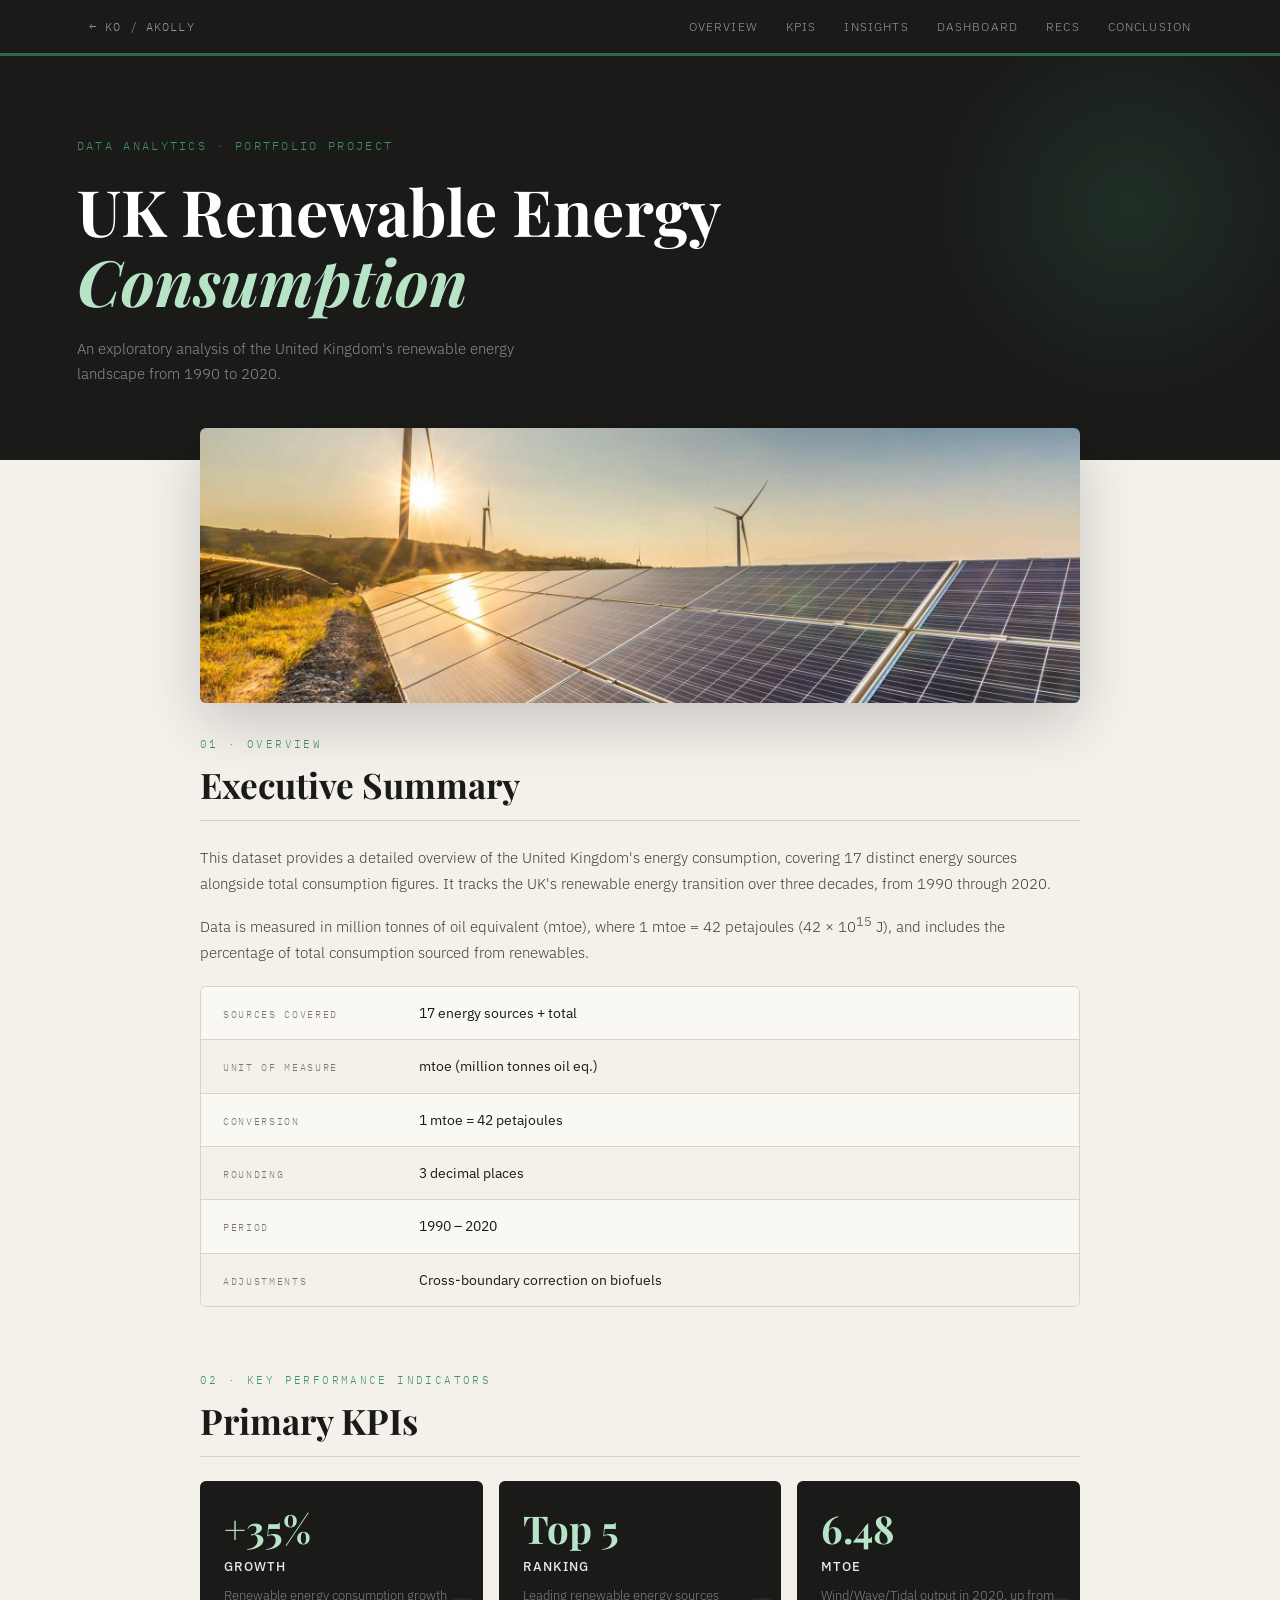
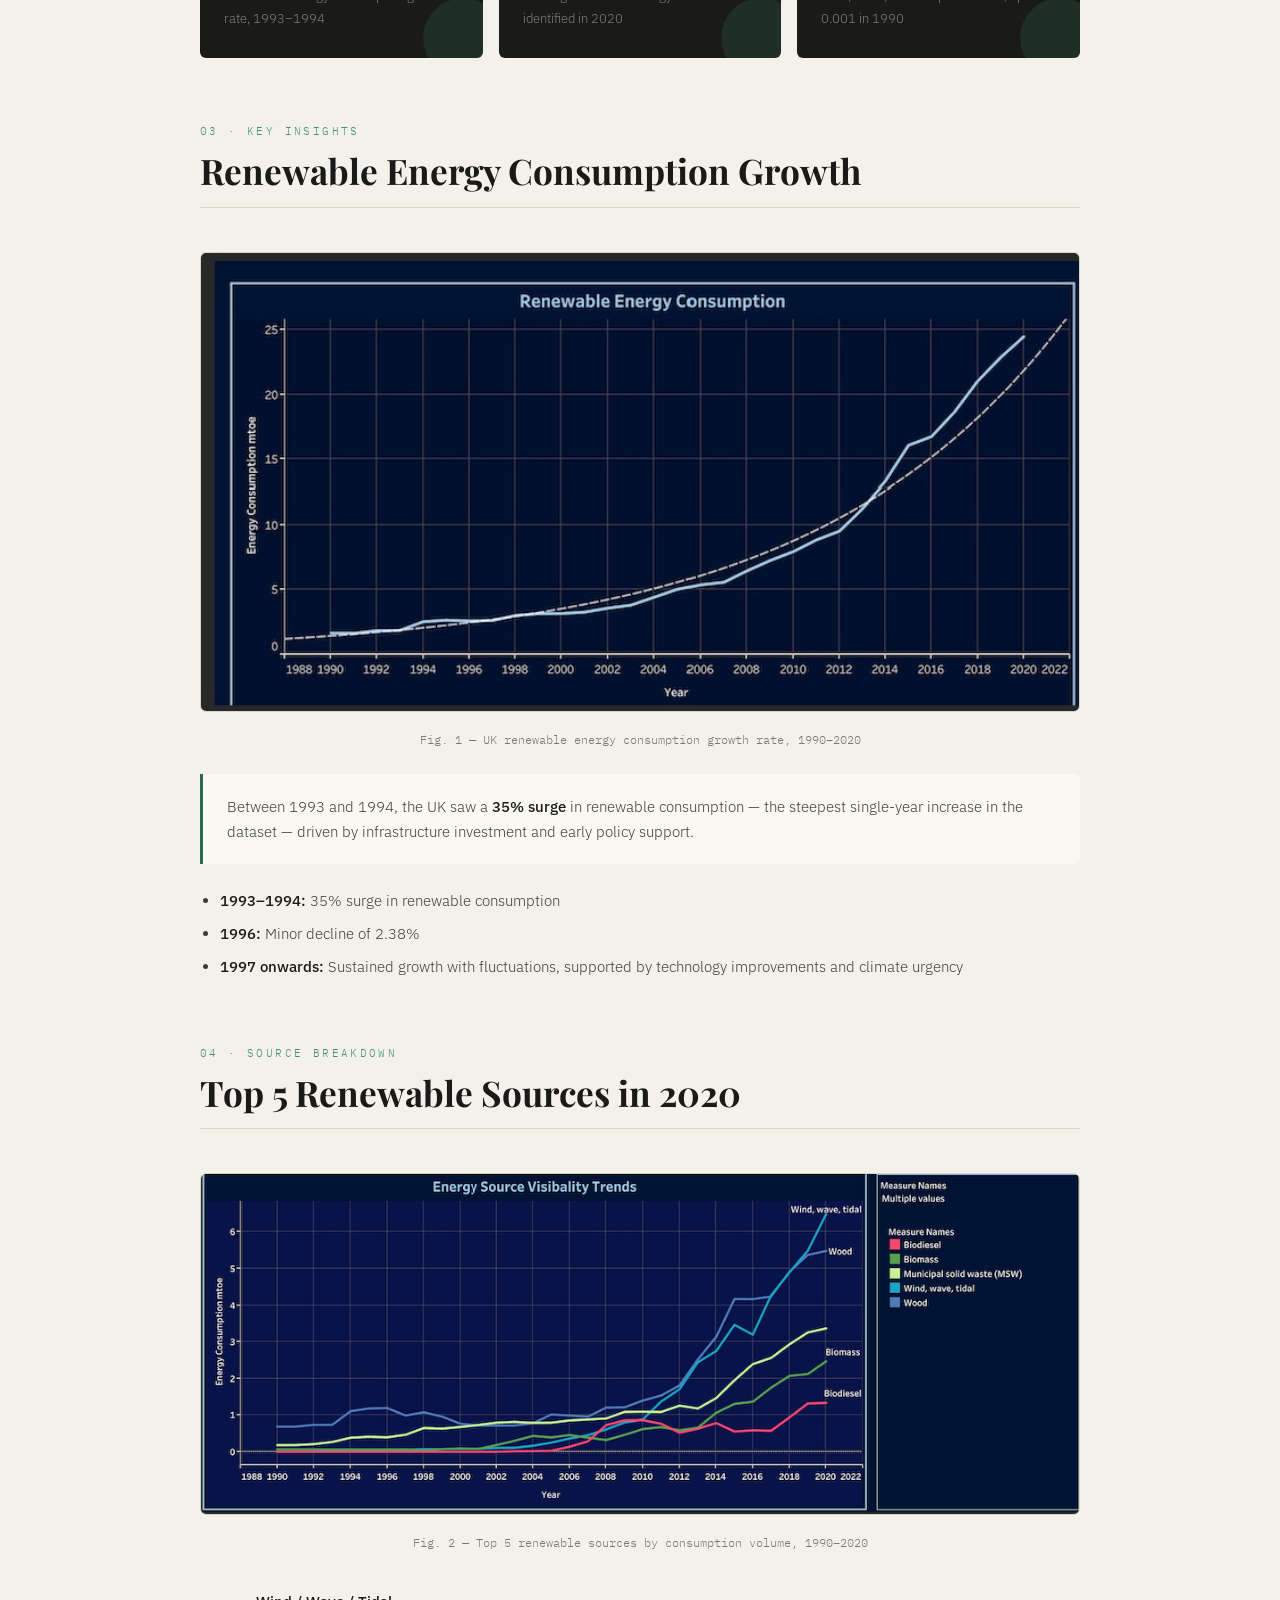
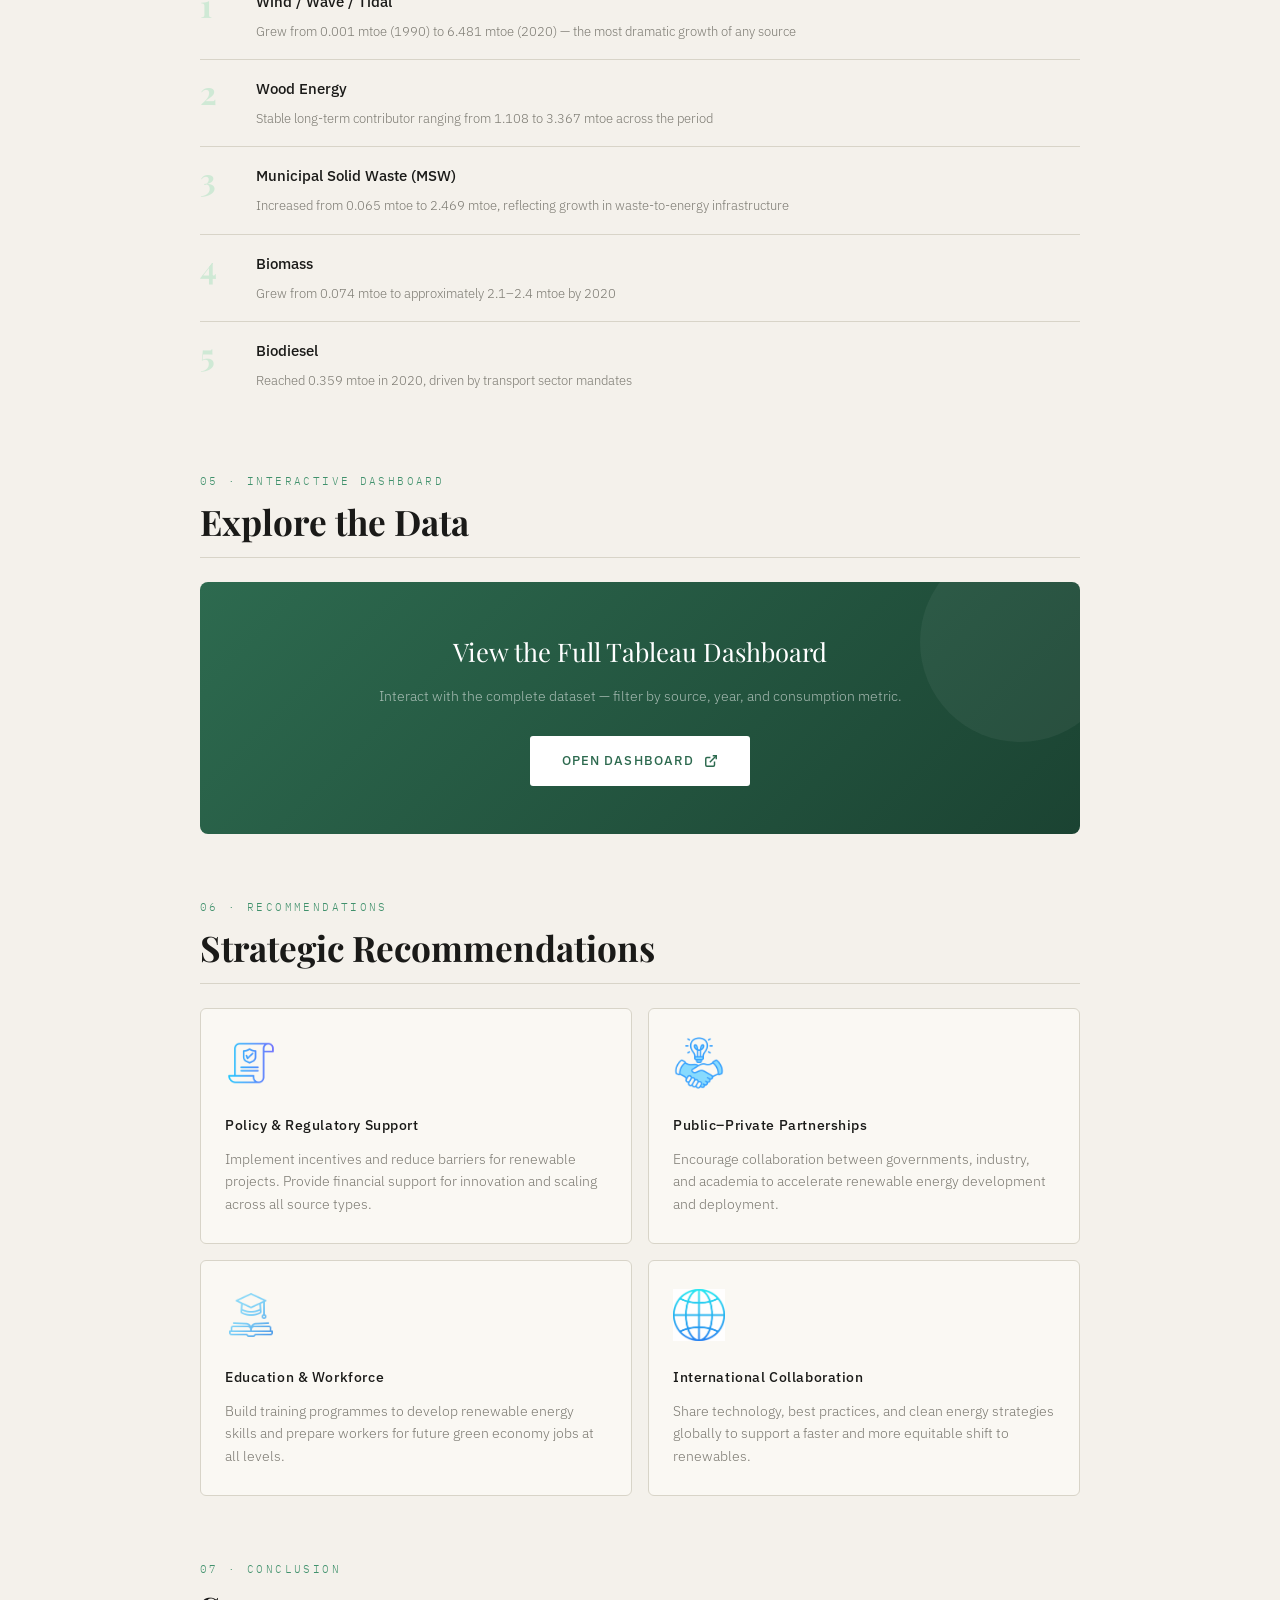
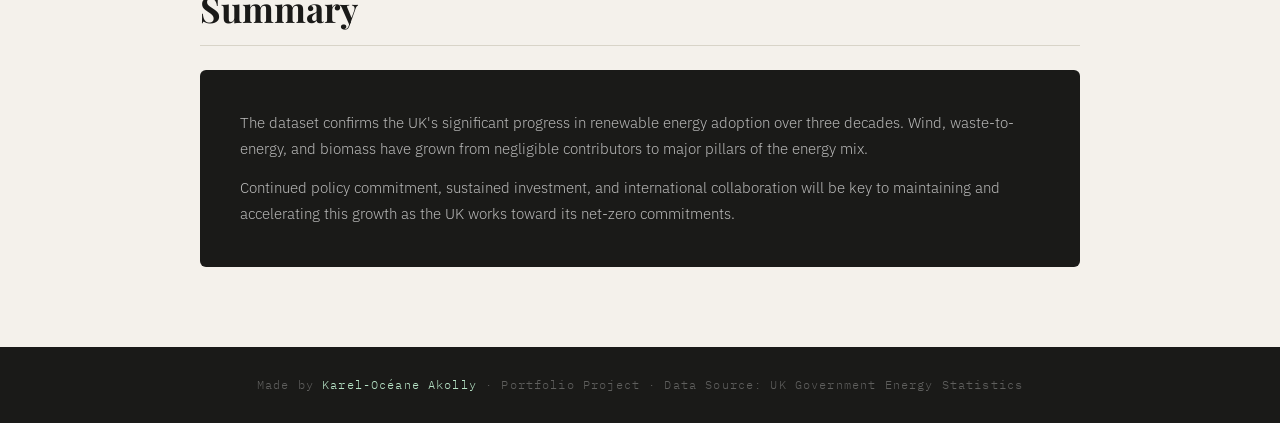
<file: testing uk renewable energy.html>
<!DOCTYPE html>
<html lang="en">
<head>
  <meta charset="UTF-8">
  <meta name="viewport" content="width=device-width, initial-scale=1.0">
  <title>UK Renewable Energy Consumption 1990–2020</title>
  <link rel="preconnect" href="https://fonts.googleapis.com">
  <link rel="preconnect" href="https://fonts.gstatic.com" crossorigin>
  <link href="https://fonts.googleapis.com/css2?family=Playfair+Display:ital,wght@0,400;0,700;1,400&family=IBM+Plex+Sans:wght@300;400;500&family=IBM+Plex+Mono:wght@400;500&display=swap" rel="stylesheet">
  <style>
    :root {
      --bg:       #f4f1eb;
      --paper:    #faf8f3;
      --ink:      #1a1a18;
      --ink2:     #3d3d38;
      --muted:    #7a7870;
      --green:    #2d6a4f;
      --green2:   #40916c;
      --green3:   #b7e4c7;
      --accent:   #e76f51;
      --border:   #d8d4c8;
      --font-display: 'Playfair Display', Georgia, serif;
      --font-body:    'IBM Plex Sans', sans-serif;
      --font-mono:    'IBM Plex Mono', monospace;
    }

    * { margin: 0; padding: 0; box-sizing: border-box; }
    html { scroll-behavior: smooth; }

    body {
      background: var(--bg);
      color: var(--ink);
      font-family: var(--font-body);
      font-weight: 300;
      line-height: 1.7;
    }

    /* ── NAV ── */
    .navbar {
      position: sticky; top: 0; z-index: 100;
      background: var(--ink);
      padding: 0 6%;
      display: flex;
      align-items: center;
      justify-content: space-between;
      height: 56px;
      border-bottom: 3px solid var(--green);
    }

    .navbar-brand {
      font-family: var(--font-mono);
      font-size: 0.75rem;
      color: var(--green3);
      letter-spacing: 0.12em;
      text-decoration: none;
    }

    .navbar-links {
      display: flex;
      gap: 4px;
      flex-wrap: wrap;
    }

    .navbar a {
      color: rgba(255,255,255,0.55);
      text-decoration: none;
      font-size: 0.72rem;
      letter-spacing: 0.1em;
      text-transform: uppercase;
      padding: 6px 12px;
      border-radius: 2px;
      transition: color 0.2s, background 0.2s;
    }

    .navbar a:hover {
      color: #fff;
      background: rgba(255,255,255,0.08);
    }

    /* ── HERO ── */
    .hero {
      background: var(--ink);
      padding: 80px 6% 60px;
      position: relative;
      overflow: hidden;
    }

    .hero::before {
      content: '';
      position: absolute;
      top: -60px; right: -60px;
      width: 420px; height: 420px;
      border-radius: 50%;
      background: radial-gradient(circle, rgba(45,106,79,0.25) 0%, transparent 70%);
      pointer-events: none;
    }

    .hero-meta {
      font-family: var(--font-mono);
      font-size: 0.72rem;
      color: var(--green2);
      letter-spacing: 0.2em;
      text-transform: uppercase;
      margin-bottom: 20px;
    }

    .hero h1 {
      font-family: var(--font-display);
      font-size: clamp(2.4rem, 5vw, 4rem);
      font-weight: 700;
      color: #fff;
      line-height: 1.1;
      max-width: 700px;
    }

    .hero h1 em {
      font-style: italic;
      color: var(--green3);
    }

    .hero-sub {
      margin-top: 20px;
      color: rgba(255,255,255,0.5);
      font-size: 0.92rem;
      max-width: 500px;
    }

    /* ── COVER IMAGE ── */
    .cover-wrap {
      width: 90%;
      max-width: 880px;
      margin: 0 auto;
      transform: translateY(-32px);
    }

    .cover-wrap img {
      width: 100%;
      max-height: 380px;
      object-fit: cover;
      border-radius: 6px;
      display: block;
      box-shadow: 0 20px 60px rgba(0,0,0,0.18);
    }

    /* ── MAIN CONTENT ── */
    .container {
      width: 90%;
      max-width: 880px;
      margin: 0 auto 80px;
    }

    /* ── SECTION ── */
    section {
      margin-bottom: 64px;
      scroll-margin-top: 72px;
    }

    .section-eyebrow {
      font-family: var(--font-mono);
      font-size: 0.68rem;
      letter-spacing: 0.22em;
      text-transform: uppercase;
      color: var(--green2);
      margin-bottom: 10px;
    }

    h2 {
      font-family: var(--font-display);
      font-size: clamp(1.6rem, 3vw, 2.2rem);
      font-weight: 700;
      color: var(--ink);
      line-height: 1.2;
      margin-bottom: 24px;
      padding-bottom: 14px;
      border-bottom: 1px solid var(--border);
    }

    h3 {
      font-family: var(--font-display);
      font-size: 1.15rem;
      font-weight: 400;
      font-style: italic;
      color: var(--ink2);
      margin: 24px 0 10px;
    }

    p {
      color: var(--ink2);
      font-size: 0.95rem;
      margin-bottom: 14px;
    }

    ul, ol {
      margin: 12px 0 12px 20px;
    }

    li {
      color: var(--ink2);
      font-size: 0.93rem;
      margin-bottom: 8px;
    }

    strong { font-weight: 500; color: var(--ink); }

    /* ── DATASET META ── */
    .meta-list {
      border: 1px solid var(--border);
      border-radius: 6px;
      overflow: hidden;
      margin-top: 20px;
    }

    .meta-item {
      display: flex;
      align-items: baseline;
      gap: 16px;
      background: var(--paper);
      padding: 14px 22px;
      border-bottom: 1px solid var(--border);
    }

    .meta-item:last-child { border-bottom: none; }

    .meta-item:nth-child(even) { background: var(--bg); }

    .meta-item .meta-label {
      font-family: var(--font-mono);
      font-size: 0.65rem;
      letter-spacing: 0.16em;
      text-transform: uppercase;
      color: var(--muted);
      min-width: 180px;
      flex-shrink: 0;
    }

    .meta-item .meta-value {
      font-size: 0.9rem;
      color: var(--ink);
      font-weight: 400;
    }

    /* ── KPI CARDS ── */
    .kpi-grid {
      display: grid;
      grid-template-columns: repeat(3, 1fr);
      gap: 16px;
      margin-top: 20px;
    }

    .kpi-col {
      background: var(--ink);
      border-radius: 6px;
      padding: 28px 24px;
      position: relative;
      overflow: hidden;
    }

    .kpi-col::before {
      content: '';
      position: absolute;
      bottom: -20px; right: -20px;
      width: 80px; height: 80px;
      border-radius: 50%;
      background: rgba(45,106,79,0.25);
    }

    .kpi-number {
      font-family: var(--font-display);
      font-size: 2.4rem;
      font-weight: 700;
      color: var(--green3);
      line-height: 1;
      margin-bottom: 8px;
    }

    .kpi-col h3 {
      font-family: var(--font-body);
      font-size: 0.8rem;
      font-style: normal;
      font-weight: 500;
      letter-spacing: 0.08em;
      text-transform: uppercase;
      color: rgba(255,255,255,0.9);
      margin: 0 0 8px;
    }

    .kpi-col p {
      font-size: 0.82rem;
      color: rgba(255,255,255,0.45);
      margin: 0;
    }

    /* ── IMAGES ── */
    .section-img {
      width: 100%;
      border-radius: 6px;
      margin: 20px 0;
      border: 1px solid var(--border);
    }

    .img-caption {
      font-family: var(--font-mono);
      font-size: 0.72rem;
      color: var(--muted);
      text-align: center;
      margin-top: -10px;
      margin-bottom: 20px;
    }

    /* ── INSIGHT CALLOUT ── */
    .insight-callout {
      border-left: 3px solid var(--green);
      background: var(--paper);
      padding: 20px 24px;
      border-radius: 0 6px 6px 0;
      margin: 24px 0;
    }

    .insight-callout p {
      margin: 0;
      font-size: 0.92rem;
      color: var(--ink2);
    }

    /* ── RANKED LIST ── */
    .ranked-list {
      list-style: none;
      margin: 0;
      padding: 0;
    }

    .ranked-list li {
      display: flex;
      gap: 20px;
      align-items: flex-start;
      padding: 16px 0;
      border-bottom: 1px solid var(--border);
      margin: 0;
    }

    .ranked-list li:last-child { border-bottom: none; }

    .rank-num {
      font-family: var(--font-display);
      font-size: 2rem;
      font-weight: 700;
      color: var(--green3);
      line-height: 1;
      min-width: 36px;
      opacity: 0.6;
    }

    .rank-content strong {
      display: block;
      font-size: 0.92rem;
      margin-bottom: 4px;
    }

    .rank-content span {
      font-size: 0.83rem;
      color: var(--muted);
    }

    /* ── DASHBOARD CTA ── */
    .dashboard-cta {
      background: linear-gradient(135deg, var(--green) 0%, #1b4332 100%);
      border-radius: 8px;
      padding: 48px 40px;
      text-align: center;
      position: relative;
      overflow: hidden;
    }

    .dashboard-cta::before {
      content: '';
      position: absolute;
      top: -40px; right: -40px;
      width: 200px; height: 200px;
      border-radius: 50%;
      background: rgba(255,255,255,0.05);
    }

    .dashboard-cta h3 {
      font-family: var(--font-display);
      font-size: 1.6rem;
      color: #fff;
      font-style: normal;
      margin: 0 0 10px;
    }

    .dashboard-cta p {
      color: rgba(255,255,255,0.6);
      margin-bottom: 28px;
      font-size: 0.9rem;
    }

    .btn {
      display: inline-flex;
      align-items: center;
      gap: 10px;
      background: #fff;
      color: var(--green);
      padding: 14px 32px;
      text-decoration: none;
      border-radius: 3px;
      font-size: 0.82rem;
      font-weight: 500;
      letter-spacing: 0.08em;
      text-transform: uppercase;
      transition: background 0.3s, transform 0.2s;
    }

    .btn:hover {
      background: var(--green3);
      transform: translateY(-2px);
    }

    .btn svg { width: 14px; height: 14px; }

    /* ── REC CARDS ── */
    .recommendations-grid {
      display: grid;
      grid-template-columns: repeat(2, 1fr);
      gap: 16px;
      margin-top: 20px;
    }

    .rec-card {
      background: var(--paper);
      border: 1px solid var(--border);
      border-radius: 6px;
      padding: 28px 24px;
      transition: border-color 0.3s, transform 0.25s;
    }

    .rec-card:hover {
      border-color: var(--green2);
      transform: translateY(-4px);
    }

    .rec-icon {
      width: 52px;
      height: 52px;
      object-fit: contain;
      margin-bottom: 16px;
      opacity: 0.85;
    }

    .rec-card h3 {
      font-family: var(--font-body);
      font-size: 0.9rem;
      font-style: normal;
      font-weight: 500;
      letter-spacing: 0.04em;
      color: var(--ink);
      margin: 0 0 10px;
    }

    .rec-card p {
      font-size: 0.85rem;
      color: var(--muted);
      line-height: 1.65;
      margin: 0;
    }

    /* ── CONCLUSION ── */
    .conclusion-box {
      background: var(--ink);
      border-radius: 6px;
      padding: 40px;
    }

    .conclusion-box p {
      color: rgba(255,255,255,0.7);
      font-size: 0.95rem;
      margin-bottom: 14px;
    }

    .conclusion-box p:last-child { margin: 0; }

    /* ── FOOTER ── */
    .footer {
      background: var(--ink);
      text-align: center;
      padding: 28px;
      font-family: var(--font-mono);
      font-size: 0.72rem;
      letter-spacing: 0.1em;
      color: rgba(255,255,255,0.3);
    }

    .footer a {
      color: var(--green3);
      text-decoration: none;
    }

    /* ── RESPONSIVE ── */
    @media (max-width: 680px) {
      .kpi-grid { grid-template-columns: 1fr; }
      .recommendations-grid { grid-template-columns: 1fr; }
      .navbar-links { display: none; }
      .dashboard-cta { padding: 32px 24px; }
    }
  </style>
</head>
<body>

  <!-- NAV -->
  <nav class="navbar">
    <a href="index.html" class="navbar-brand">← KO / Akolly</a>
    <div class="navbar-links">
      <a href="#Overview">Overview</a>
      <a href="#KPIs">KPIs</a>
      <a href="#Insights">Insights</a>
      <a href="#Dashboard">Dashboard</a>
      <a href="#Recommendations">Recs</a>
      <a href="#Conclusions">Conclusion</a>
    </div>
  </nav>

  <!-- HERO -->
  <div class="hero">
    <p class="hero-meta">Data Analytics · Portfolio Project</p>
    <h1>UK Renewable Energy<br><em>Consumption</em></h1>
    <p class="hero-sub">An exploratory analysis of the United Kingdom's renewable energy landscape from 1990 to 2020.</p>
  </div>

  <!-- COVER IMAGE -->
  <div class="cover-wrap">
    <img src="Images/Uk Renewable images/gettyimages-1032683612-1.jpeg" alt="UK Renewable Energy">
  </div>

  <div class="container">

    <!-- OVERVIEW -->
    <section id="Overview">
      <p class="section-eyebrow">01 · Overview</p>
      <h2>Executive Summary</h2>
      <p>This dataset provides a detailed overview of the United Kingdom's energy consumption, covering 17 distinct energy sources alongside total consumption figures. It tracks the UK's renewable energy transition over three decades, from 1990 through 2020.</p>
      <p>Data is measured in million tonnes of oil equivalent (mtoe), where 1 mtoe = 42 petajoules (42 × 10<sup>15</sup> J), and includes the percentage of total consumption sourced from renewables.</p>

      <div class="meta-list">
        <div class="meta-item">
          <div class="meta-label">Sources Covered</div>
          <div class="meta-value">17 energy sources + total</div>
        </div>
        <div class="meta-item">
          <div class="meta-label">Unit of Measure</div>
          <div class="meta-value">mtoe (million tonnes oil eq.)</div>
        </div>
        <div class="meta-item">
          <div class="meta-label">Conversion</div>
          <div class="meta-value">1 mtoe = 42 petajoules</div>
        </div>
        <div class="meta-item">
          <div class="meta-label">Rounding</div>
          <div class="meta-value">3 decimal places</div>
        </div>
        <div class="meta-item">
          <div class="meta-label">Period</div>
          <div class="meta-value">1990 – 2020</div>
        </div>
        <div class="meta-item">
          <div class="meta-label">Adjustments</div>
          <div class="meta-value">Cross-boundary correction on biofuels</div>
        </div>
      </div>
    </section>

    <!-- KPIs -->
    <section id="KPIs">
      <p class="section-eyebrow">02 · Key Performance Indicators</p>
      <h2>Primary KPIs</h2>
      <div class="kpi-grid">
        <div class="kpi-col">
          <div class="kpi-number">+35%</div>
          <h3>Growth</h3>
          <p>Renewable energy consumption growth rate, 1993–1994</p>
        </div>
        <div class="kpi-col">
          <div class="kpi-number">Top 5</div>
          <h3>Ranking</h3>
          <p>Leading renewable energy sources identified in 2020</p>
        </div>
        <div class="kpi-col">
          <div class="kpi-number">6.48</div>
          <h3>mtoe</h3>
          <p>Wind/Wave/Tidal output in 2020, up from 0.001 in 1990</p>
        </div>
      </div>
    </section>

    <!-- INSIGHTS -->
    <section id="Insights">
      <p class="section-eyebrow">03 · Key Insights</p>
      <h2>Renewable Energy Consumption Growth</h2>

      <img class="section-img" src="Images/Uk Renewable images/Renewable energy line graph.jpg" alt="Renewable energy growth line graph">
      <p class="img-caption">Fig. 1 — UK renewable energy consumption growth rate, 1990–2020</p>

      <div class="insight-callout">
        <p>Between 1993 and 1994, the UK saw a <strong>35% surge</strong> in renewable consumption — the steepest single-year increase in the dataset — driven by infrastructure investment and early policy support.</p>
      </div>

      <ul>
        <li><strong>1993–1994:</strong> 35% surge in renewable consumption</li>
        <li><strong>1996:</strong> Minor decline of 2.38%</li>
        <li><strong>1997 onwards:</strong> Sustained growth with fluctuations, supported by technology improvements and climate urgency</li>
      </ul>
    </section>

    <!-- TOP 5 -->
    <section>
      <p class="section-eyebrow">04 · Source Breakdown</p>
      <h2>Top 5 Renewable Sources in 2020</h2>

      <img class="section-img" src="Images/Uk Renewable images/Top 5 energy trend.png" alt="Top 5 renewable energy sources trend">
      <p class="img-caption">Fig. 2 — Top 5 renewable sources by consumption volume, 1990–2020</p>

      <ol class="ranked-list">
        <li>
          <span class="rank-num">1</span>
          <div class="rank-content">
            <strong>Wind / Wave / Tidal</strong>
            <span>Grew from 0.001 mtoe (1990) to 6.481 mtoe (2020) — the most dramatic growth of any source</span>
          </div>
        </li>
        <li>
          <span class="rank-num">2</span>
          <div class="rank-content">
            <strong>Wood Energy</strong>
            <span>Stable long-term contributor ranging from 1.108 to 3.367 mtoe across the period</span>
          </div>
        </li>
        <li>
          <span class="rank-num">3</span>
          <div class="rank-content">
            <strong>Municipal Solid Waste (MSW)</strong>
            <span>Increased from 0.065 mtoe to 2.469 mtoe, reflecting growth in waste-to-energy infrastructure</span>
          </div>
        </li>
        <li>
          <span class="rank-num">4</span>
          <div class="rank-content">
            <strong>Biomass</strong>
            <span>Grew from 0.074 mtoe to approximately 2.1–2.4 mtoe by 2020</span>
          </div>
        </li>
        <li>
          <span class="rank-num">5</span>
          <div class="rank-content">
            <strong>Biodiesel</strong>
            <span>Reached 0.359 mtoe in 2020, driven by transport sector mandates</span>
          </div>
        </li>
      </ol>
    </section>

    <!-- DASHBOARD -->
    <section id="Dashboard">
      <p class="section-eyebrow">05 · Interactive Dashboard</p>
      <h2>Explore the Data</h2>
      <div class="dashboard-cta">
        <h3>View the Full Tableau Dashboard</h3>
        <p>Interact with the complete dataset — filter by source, year, and consumption metric.</p>
        <a class="btn" href="https://public.tableau.com/views/UKRenewableenergyconsumption1990-2020/Dashboard1?:language=en-GB&:sid=&:redirect=auth&:display_count=n&:origin=viz_share_link" target="_blank">
          Open Dashboard
          <svg viewBox="0 0 24 24" fill="none" stroke="currentColor" stroke-width="2.5"><path d="M18 13v6a2 2 0 01-2 2H5a2 2 0 01-2-2V8a2 2 0 012-2h6"/><polyline points="15 3 21 3 21 9"/><line x1="10" y1="14" x2="21" y2="3"/></svg>
        </a>
      </div>
    </section>

    <!-- RECOMMENDATIONS -->
    <section id="Recommendations">
      <p class="section-eyebrow">06 · Recommendations</p>
      <h2>Strategic Recommendations</h2>
      <div class="recommendations-grid">
        <div class="rec-card">
          <img class="rec-icon" src="Images/Uk Renewable images/Policy icon.png" alt="">
          <h3>Policy &amp; Regulatory Support</h3>
          <p>Implement incentives and reduce barriers for renewable projects. Provide financial support for innovation and scaling across all source types.</p>
        </div>
        <div class="rec-card">
          <img class="rec-icon" src="Images/Uk Renewable images/Partnership.Icon.png" alt="">
          <h3>Public–Private Partnerships</h3>
          <p>Encourage collaboration between governments, industry, and academia to accelerate renewable energy development and deployment.</p>
        </div>
        <div class="rec-card">
          <img class="rec-icon" src="Images/Uk Renewable images/education icon.png" alt="">
          <h3>Education &amp; Workforce</h3>
          <p>Build training programmes to develop renewable energy skills and prepare workers for future green economy jobs at all levels.</p>
        </div>
        <div class="rec-card">
          <img class="rec-icon" src="Images/Uk Renewable images/Global.png" alt="">
          <h3>International Collaboration</h3>
          <p>Share technology, best practices, and clean energy strategies globally to support a faster and more equitable shift to renewables.</p>
        </div>
      </div>
    </section>

    <!-- CONCLUSION -->
    <section id="Conclusions">
      <p class="section-eyebrow">07 · Conclusion</p>
      <h2>Summary</h2>
      <div class="conclusion-box">
        <p>The dataset confirms the UK's significant progress in renewable energy adoption over three decades. Wind, waste-to-energy, and biomass have grown from negligible contributors to major pillars of the energy mix.</p>
        <p>Continued policy commitment, sustained investment, and international collaboration will be key to maintaining and accelerating this growth as the UK works toward its net-zero commitments.</p>
      </div>
    </section>

  </div>

  <footer class="footer">
    Made by <a href="index.html">Karel-Océane Akolly</a> · Portfolio Project · Data Source: UK Government Energy Statistics
  </footer>

</body>
</html>
</file>
